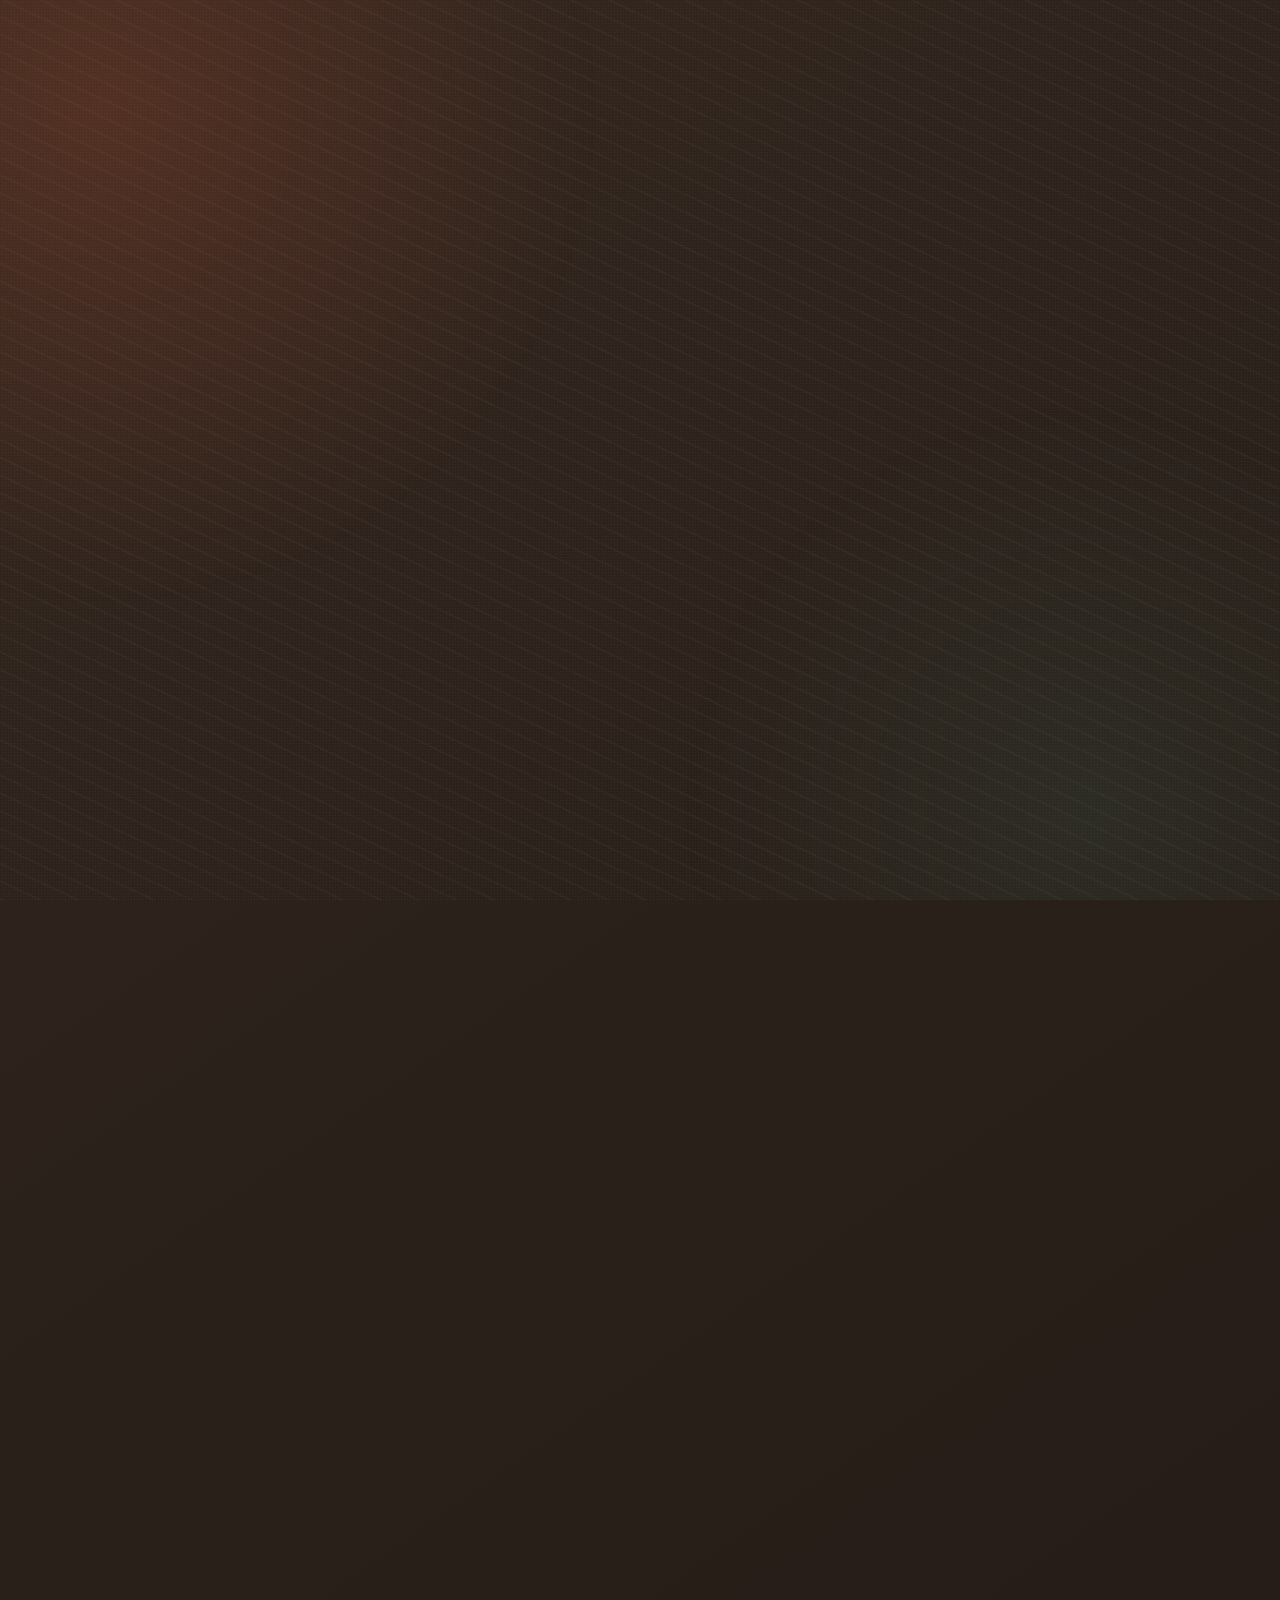
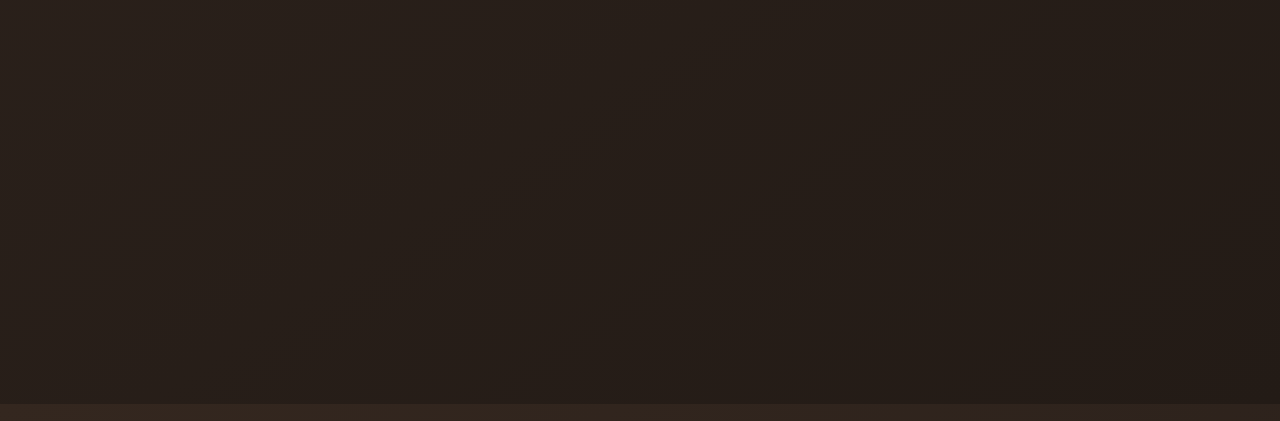
<file: index.html>
<!DOCTYPE html>
<html lang="en">
<head>
  <meta charset="UTF-8" />
  <meta name="viewport" content="width=device-width, initial-scale=1.0" />
  <title>The Calvinist Contradiction</title>
  <link rel="preconnect" href="https://fonts.googleapis.com" />
  <link rel="preconnect" href="https://fonts.gstatic.com" crossorigin />
  <link href="https://fonts.googleapis.com/css2?family=Cormorant+Garamond:wght@500;700&family=Manrope:wght@400;600;700&display=swap" rel="stylesheet" />
  <link rel="stylesheet" href="styles.css" />
</head>
<body>
  <div class="page-bg" aria-hidden="true"></div>

  <header class="site-header reveal">
    <p class="kicker">Scripture + Coherence</p>
    <h1>The Calvinist Contradiction</h1>
    <p class="subtitle" id="subtitle"></p>

    <div class="tone-control" role="group" aria-label="Tone display selector">
      <label for="tone-select">Display Tone</label>
      <select id="tone-select">
        <option value="pastoral" selected>Pastoral</option>
        <option value="debate">Debate</option>
        <option value="academic">Academic</option>
      </select>
      <p id="tone-description" class="tone-description"></p>
    </div>

    <a href="#arguments" class="cta">Explore the Case</a>
  </header>

  <main>
    <section class="panel reveal" id="view-tabs">
      <div class="search-row">
        <label for="search-input">Search Keyword or Phrase</label>
        <div class="search-input-wrap">
          <input id="search-input" type="search" placeholder="Example: predestinate, world, draw all men" />
          <button id="search-clear" type="button">Clear</button>
        </div>
      </div>
      <div class="tab-row" role="tablist" aria-label="Content views">
        <button class="view-tab active" id="tab-study" type="button" role="tab" aria-selected="true" aria-controls="study-view">Study View</button>
        <button class="view-tab" id="tab-compare" type="button" role="tab" aria-selected="false" aria-controls="compare-view">Side-by-Side</button>
      </div>
    </section>

    <div id="study-view">
      <section class="panel reveal" id="intro">
        <h2>What This App Does</h2>
        <p id="intro-copy"></p>
      </section>

      <section class="panel reveal" id="glossary">
        <div class="section-head">
          <h2>Term Glossary</h2>
          <p>Definitions and key KJV references for theological terms in this debate.</p>
        </div>
        <div class="search-row">
          <label for="glossary-input">Glossary Filter</label>
          <div class="search-input-wrap">
            <input id="glossary-input" type="search" placeholder="Example: monergism, propitiation, foreknowledge" />
            <button id="glossary-clear" type="button">Clear</button>
          </div>
        </div>
        <div id="glossary-list" class="argument-list" aria-live="polite"></div>
      </section>

      <section class="panel reveal" id="arguments">
        <div class="section-head">
          <h2>Five Core Challenges</h2>
          <p>Open each section to view analysis and KJV references.</p>
        </div>
        <div id="argument-list" class="argument-list" aria-live="polite"></div>
      </section>

      <section class="panel reveal" id="proof-texts">
        <div class="section-head">
          <h2>Common Calvinist Proof-Texts</h2>
          <p>Each entry gives a concise rebuttal and supporting KJV references.</p>
        </div>
        <div id="proof-list" class="argument-list" aria-live="polite"></div>
      </section>

      <section class="panel reveal" id="replies">
        <div class="section-head">
          <h2>Common Calvinist Replies</h2>
          <p>Frequent responses to objections, with brief counter-analysis.</p>
        </div>
        <div id="reply-list" class="argument-list" aria-live="polite"></div>
      </section>

      <section class="panel reveal" id="drilldown">
        <div class="section-head">
          <h2>Objection Drilldown</h2>
          <p>Layer-by-layer handling of common Calvinist back-and-forth arguments.</p>
        </div>
        <div id="drilldown-list" class="argument-list" aria-live="polite"></div>
      </section>

      <section class="panel reveal" id="context-viewer">
        <div class="section-head">
          <h2>Verse Context Viewer</h2>
          <p>Select a KJV reference to inspect context notes and related chapter references.</p>
        </div>
        <div class="search-row">
          <label for="context-select">Reference</label>
          <div class="context-select-wrap">
            <select id="context-select"></select>
          </div>
        </div>
        <div id="context-output"></div>
      </section>

      <section class="panel reveal" id="verse-lens">
        <div class="section-head">
          <h2>KJV Verse Lens</h2>
          <p>Filter references by theme, then click to reveal full passage text.</p>
        </div>
        <div class="filters" role="group" aria-label="Verse categories" id="filters"></div>
        <div id="verse-cards" class="verse-cards"></div>
      </section>

      <section class="panel reveal" id="logic-check">
        <h2>Logic Check Summary</h2>
        <ul class="logic-list" id="logic-list"></ul>
      </section>

      <section class="panel reveal" id="study-path">
        <h2>Suggested Study Path</h2>
        <ol>
          <li>Select a tone that fits your audience.</li>
          <li>Read each challenge with the cited references.</li>
          <li>Click each reference to inspect full KJV passage text.</li>
          <li>Compare Calvinist claims with the plain textual flow.</li>
        </ol>
      </section>
    </div>

    <div id="compare-view" hidden>
      <section class="panel" id="comparison-panel">
        <div class="section-head">
          <h2>Side-by-Side Comparison</h2>
          <p>Calvinist claim and response shown together with KJV references.</p>
        </div>
        <div class="filters" role="group" aria-label="Comparison categories" id="comparison-filters"></div>
        <div id="comparison-grid" class="comparison-grid"></div>
      </section>
    </div>
  </main>

  <footer class="site-footer reveal">
    <p>Built for Berean-style testing of doctrine (Acts 17:11, KJV).</p>
  </footer>

  <template id="argument-template">
    <article class="argument-item">
      <button class="argument-toggle" aria-expanded="false">
        <span class="argument-title"></span>
        <span class="symbol" aria-hidden="true">+</span>
      </button>
      <div class="argument-body" hidden>
        <p class="argument-claim"></p>
        <h3>KJV References</h3>
        <div class="reference-list"></div>
        <h3>Logical Tension</h3>
        <p class="argument-logic"></p>
      </div>
    </article>
  </template>

  <template id="proof-template">
    <article class="argument-item">
      <button class="argument-toggle" aria-expanded="false">
        <span class="argument-title"></span>
        <span class="symbol" aria-hidden="true">+</span>
      </button>
      <div class="argument-body" hidden>
        <h3 class="proof-claim-label">Calvinist Reading</h3>
        <p class="proof-claim"></p>
        <h3 class="proof-response-label">Response</h3>
        <p class="proof-response"></p>
        <h3>KJV References</h3>
        <div class="reference-list"></div>
      </div>
    </article>
  </template>

  <template id="verse-template">
    <article class="verse-card">
      <span class="verse-tag"></span>
      <div class="reference-list"></div>
    </article>
  </template>

  <template id="glossary-template">
    <article class="argument-item">
      <button class="argument-toggle" aria-expanded="false">
        <span class="argument-title"></span>
        <span class="symbol" aria-hidden="true">+</span>
      </button>
      <div class="argument-body" hidden>
        <p class="glossary-definition"></p>
        <h3>KJV References</h3>
        <div class="reference-list"></div>
      </div>
    </article>
  </template>

  <template id="drilldown-template">
    <article class="argument-item">
      <button class="argument-toggle" aria-expanded="false">
        <span class="argument-title"></span>
        <span class="symbol" aria-hidden="true">+</span>
      </button>
      <div class="argument-body" hidden>
        <div class="drilldown-steps"></div>
      </div>
    </article>
  </template>

  <template id="comparison-template">
    <article class="compare-card">
      <div class="compare-header">
        <span class="compare-type"></span>
        <h3 class="compare-title"></h3>
      </div>
      <div class="compare-columns">
        <div class="compare-column">
          <h4>Calvinist Claim</h4>
          <p class="compare-claim"></p>
        </div>
        <div class="compare-column">
          <h4>Response</h4>
          <p class="compare-response"></p>
        </div>
      </div>
      <h4>KJV References</h4>
      <div class="reference-list"></div>
    </article>
  </template>

  <script src="app.js"></script>
</body>
</html>
</file>
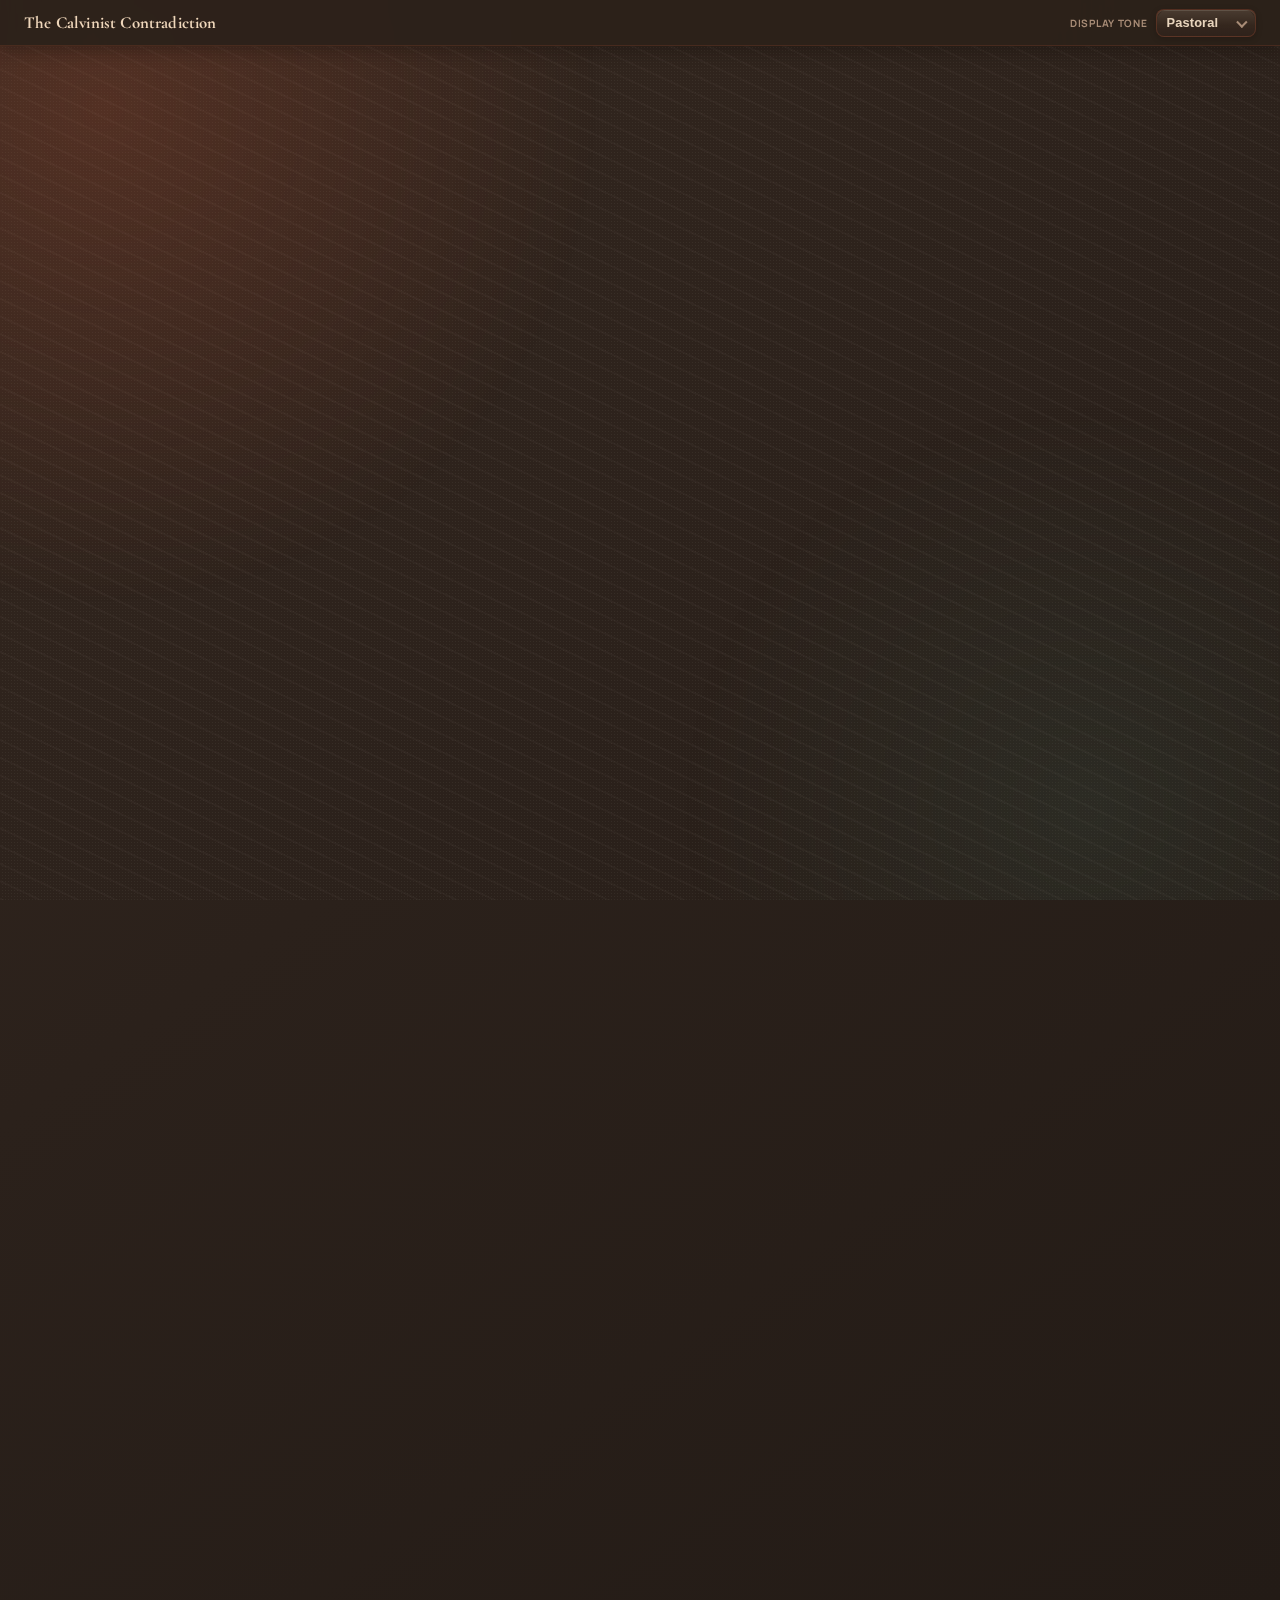
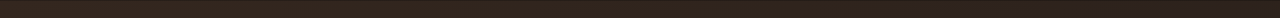
<file: calvinist-contradiction/index.html>
<!DOCTYPE html>
<html lang="en">
<head>
  <meta charset="UTF-8" />
  <meta name="viewport" content="width=device-width, initial-scale=1.0" />
  <title>The Calvinist Contradiction</title>
  <meta name="description" content="An interactive theological study tool examining logical tensions in Calvinist doctrine against KJV scripture." />
  <meta name="theme-color" content="#2f241d" />
  <meta property="og:title" content="The Calvinist Contradiction" />
  <meta property="og:description" content="An interactive theological study tool examining logical tensions in Calvinist doctrine against KJV scripture." />
  <meta property="og:type" content="website" />
  <link rel="icon" href="data:image/svg+xml,<svg xmlns='http://www.w3.org/2000/svg' viewBox='0 0 100 100'><text y='.9em' font-size='90'>✝</text></svg>" />
  <link rel="preconnect" href="https://fonts.googleapis.com" />
  <link rel="preconnect" href="https://fonts.gstatic.com" crossorigin />
  <link href="https://fonts.googleapis.com/css2?family=Cormorant+Garamond:wght@500;700&family=Manrope:wght@400;600;700&display=swap" rel="stylesheet" />
  <link rel="stylesheet" href="../styles.css" />
</head>
<body data-page="main">
  <div id="scroll-progress" aria-hidden="true">
    <span id="scroll-progress-bar"></span>
  </div>
  <div class="page-bg" aria-hidden="true"></div>

  <div class="site-toolbar">
    <span class="toolbar-brand">The Calvinist Contradiction</span>
    <div class="tone-control" role="group" aria-label="Tone display selector">
      <label for="tone-select">Display Tone</label>
      <div class="premium-select">
        <select id="tone-select">
          <option value="pastoral" selected>Pastoral</option>
          <option value="debate">Debate</option>
          <option value="academic">Academic</option>
        </select>
      </div>
      <p id="tone-description" class="tone-description"></p>
    </div>
  </div>

  <header class="site-header reveal">
    <p class="kicker">Scripture + Coherence</p>
    <h1>The Calvinist Contradiction</h1>
    <p class="subtitle" id="subtitle"></p>

    <div class="cta-row">
      <a href="#start-here" class="cta">Explore the Case</a>
      <a href="replacement.html" class="cta cta-alt">Replacement Theology Page</a>
    </div>
  </header>

  <main>
    <section class="panel reveal" id="view-tabs">
      <div class="search-row">
        <label for="search-input">Search</label>
        <div class="search-input-wrap">
          <div class="search-input-inner">
            <input id="search-input" type="search" placeholder="predestinate, world, draw all men&hellip;" />
            <button class="search-clear-inline" id="search-clear" type="button" aria-label="Clear search">&times;</button>
          </div>
        </div>
      </div>
      <div class="tab-row" role="tablist" aria-label="Content views">
        <button class="view-tab active" id="tab-study" type="button" role="tab" aria-selected="true" aria-controls="study-view">Study View</button>
        <button class="view-tab" id="tab-compare" type="button" role="tab" aria-selected="false" aria-controls="compare-view">Side-by-Side</button>
      </div>
    </section>

    <div id="study-view" class="view-panel is-visible">
      <section class="panel reveal" id="quick-jump">
        <div class="section-head">
          <h2>Quick Jump</h2>
          <p>Jump to major sections quickly. Counts update from loaded content.</p>
        </div>
        <nav class="quick-jump-grid" aria-label="Quick jump sections">
          <a class="quick-jump-link" href="#module-core-challenges" data-jump-target="module-core-challenges">
            Core Challenges
            <span class="count-pill" id="count-core">0</span>
          </a>
          <a class="quick-jump-link" href="#module-proof-texts" data-jump-target="module-proof-texts">
            Proof-Texts
            <span class="count-pill" id="count-proof">0</span>
          </a>
          <a class="quick-jump-link" href="#module-common-replies" data-jump-target="module-common-replies">
            Common Replies
            <span class="count-pill" id="count-replies">0</span>
          </a>
          <a class="quick-jump-link" href="#module-calvinism-drilldown" data-jump-target="module-calvinism-drilldown">
            Objection Drilldown
            <span class="count-pill" id="count-drilldown">0</span>
          </a>
          <a class="quick-jump-link" href="#module-determinism-slope" data-jump-target="module-determinism-slope">
            Determinism Slope
            <span class="count-pill" id="count-slope">0</span>
          </a>
          <a class="quick-jump-link" href="#module-epistemic-challenge" data-jump-target="module-epistemic-challenge">
            Epistemic Challenges
            <span class="count-pill" id="count-epistemic">0</span>
          </a>
          <a class="quick-jump-link" href="#module-glossary" data-jump-target="module-glossary">
            Glossary
            <span class="count-pill" id="count-glossary">0</span>
          </a>
          <a class="quick-jump-link" href="#module-propaganda" data-jump-target="module-propaganda">
            Propaganda Checks
            <span class="count-pill" id="count-propaganda">0</span>
          </a>
          <a class="quick-jump-link" href="#module-study-tools" data-jump-target="module-study-tools">
            Study Tools
          </a>
        </nav>
      </section>

      <section class="panel reveal" id="start-here">
        <div class="section-head">
          <h2>Start Here</h2>
          <p>Core framing, foundational tensions, and a guided path.</p>
        </div>

        <div class="module-block" id="intro">
          <div class="module-head">
            <h3>What This App Does</h3>
          </div>
          <p id="intro-copy"></p>
        </div>

        <div class="module-block" id="module-core-challenges">
          <div class="module-head" id="arguments">
            <h3>Core Challenges</h3>
            <p>Open each section to view analysis and KJV references.</p>
          </div>
          <div id="argument-list" class="argument-list" aria-live="polite"></div>
        </div>

        <div class="module-block" id="logic-check">
          <div class="module-head">
            <h3>Logic Check Summary</h3>
          </div>
          <ul class="logic-list" id="logic-list"></ul>
        </div>

        <div class="module-block" id="study-path">
          <div class="module-head">
            <h3>Suggested Study Path</h3>
          </div>
          <ol>
            <li>Select a tone that fits your audience.</li>
            <li>Read each challenge with the cited references.</li>
            <li>Click each reference to inspect full KJV passage text.</li>
            <li>Compare theological claims with the plain textual flow.</li>
          </ol>
        </div>
      </section>

      <section class="panel reveal" id="text-disputes">
        <div class="section-head">
          <h2>Text Disputes</h2>
          <p>Direct handling of proof-texts, standard replies, and layered objection exchanges.</p>
        </div>

        <div class="module-block" id="module-proof-texts">
          <div class="module-head" id="proof-texts">
            <h3>Common Calvinist Proof-Texts</h3>
            <p>Each entry gives a concise rebuttal and supporting KJV references.</p>
          </div>
          <div id="proof-list" class="argument-list" aria-live="polite"></div>
        </div>

        <div class="module-block" id="module-common-replies">
          <div class="module-head" id="replies">
            <h3>Common Calvinist Replies</h3>
            <p>Frequent responses to objections, with brief counter-analysis.</p>
          </div>
          <div class="filters section-filters" role="group" aria-label="Common replies themes" id="reply-theme-filters"></div>
          <div id="reply-list" class="argument-list" aria-live="polite"></div>
        </div>

        <div class="module-block" id="module-calvinism-drilldown">
          <div class="module-head" id="drilldown">
            <h3>Calvinism Objection Drilldown</h3>
            <p>Layer-by-layer handling of common Calvinist back-and-forth arguments.</p>
          </div>
          <div id="drilldown-list" class="argument-list" aria-live="polite"></div>
        </div>
      </section>

      <section class="panel reveal" id="determinism-epistemics">
        <div class="section-head">
          <h2>Determinism and Epistemics</h2>
          <p>Stress-tests of determinist inferences and their impact on accountability and theological confidence.</p>
        </div>

        <div class="module-block" id="module-determinism-slope">
          <div class="module-head" id="tulip-slope">
            <h3>From TULIP to Determinism: Logical Slope Test</h3>
            <p>A step-by-step chain showing how strict TULIP assumptions can trend toward determinism, with KJV anchors at each step.</p>
          </div>
          <div id="tulip-slope-list" class="argument-list" aria-live="polite"></div>
        </div>

        <div class="module-block" id="module-epistemic-challenge">
          <div class="module-head" id="epistemic-challenge">
            <h3>Epistemic Challenge to Exhaustive Determinism</h3>
            <p>A focused test of whether exhaustive determinism preserves trustworthy theological reasoning and responsibility.</p>
          </div>
          <div id="epistemic-list" class="argument-list" aria-live="polite"></div>
        </div>
      </section>

      <section class="panel reveal" id="propaganda-checks">
        <div class="section-head">
          <h2>Conspiracy Theories &amp; Myth Checks</h2>
          <p>Historical and factual rebuttal of antisemitic propaganda and myths about Israel and Jewish people, cross-referenced with KJV scripture.</p>
        </div>

        <div class="module-block" id="module-propaganda">
          <div class="module-head">
            <h3>Propaganda &amp; Myth Debunking</h3>
            <p>Each myth is examined with specific historical evidence. Use the search bar to find any myth by keyword.</p>
          </div>
          <div id="propaganda-list" class="argument-list" aria-live="polite"></div>
        </div>
      </section>

      <section class="panel reveal" id="study-tools">
        <div class="section-head" id="module-study-tools">
          <h2>Study Tools</h2>
          <p>Definitions, chapter context, and searchable KJV reference lenses.</p>
        </div>

        <div class="module-block" id="module-glossary">
          <div class="module-head" id="glossary">
            <h3>Term Glossary</h3>
            <p>Definitions and key KJV references for theological terms in this debate.</p>
          </div>
          <div class="search-row">
            <label for="glossary-input">Glossary Filter</label>
            <div class="search-input-wrap">
              <div class="search-input-inner">
                <input id="glossary-input" type="search" placeholder="monergism, propitiation, foreknowledge&hellip;" />
                <button class="search-clear-inline" id="glossary-clear" type="button" aria-label="Clear glossary filter">&times;</button>
              </div>
            </div>
          </div>
          <div class="filters section-filters" role="group" aria-label="Glossary themes" id="glossary-theme-filters"></div>
          <div id="glossary-list" class="argument-list" aria-live="polite"></div>
        </div>

        <div class="module-block" id="context-viewer">
          <div class="module-head">
            <h3>Verse Context Viewer</h3>
            <p>Select a KJV reference to inspect context notes and related chapter references.</p>
          </div>
          <div class="search-row">
            <label for="context-select">Reference</label>
            <div class="context-select-wrap premium-select">
              <select id="context-select"></select>
            </div>
          </div>
          <div id="context-output"></div>
        </div>

        <div class="module-block" id="verse-lens">
          <div class="module-head">
            <h3>KJV Verse Lens</h3>
            <p>Filter references by theme, then click to reveal full passage text.</p>
          </div>
          <div class="filters" role="group" aria-label="Verse categories" id="filters"></div>
          <div id="verse-cards" class="verse-cards"></div>
        </div>
      </section>
    </div>

    <div id="compare-view" class="view-panel" hidden>
      <section class="panel" id="comparison-panel">
        <div class="section-head">
          <h2>Side-by-Side Comparison</h2>
          <p>Claim and response shown together with KJV references.</p>
        </div>
        <div class="filters" role="group" aria-label="Comparison categories" id="comparison-filters"></div>
        <div id="comparison-grid" class="comparison-grid"></div>
      </section>
    </div>
  </main>

  <footer class="site-footer reveal">
    <div class="footer-divider"></div>
    <p class="footer-title">The Calvinist Contradiction</p>
    <p class="footer-sub">Built for Berean-style testing of doctrine &mdash; Acts 17:11, KJV</p>
    <nav class="footer-nav" aria-label="Footer navigation">
      <a href="#start-here">Study View</a>
      <a href="replacement.html">Replacement Theology</a>
    </nav>
  </footer>

  <template id="argument-template">
    <article class="argument-item">
      <button class="argument-toggle" aria-expanded="false">
        <span class="argument-title"></span>
        <span class="symbol" aria-hidden="true">+</span>
      </button>
      <div class="argument-body" hidden>
        <p class="argument-claim"></p>
        <h3>KJV References</h3>
        <div class="reference-list"></div>
        <h3>Logical Tension</h3>
        <p class="argument-logic"></p>
      </div>
    </article>
  </template>

  <template id="proof-template">
    <article class="argument-item">
      <button class="argument-toggle" aria-expanded="false">
        <span class="argument-toggle-inner">
          <span class="myth-badge" hidden>MYTH</span>
          <span class="argument-title"></span>
        </span>
        <span class="symbol" aria-hidden="true">+</span>
      </button>
      <div class="argument-body" hidden>
        <div class="proof-claim-block">
          <h3 class="proof-claim-label">Claim</h3>
          <p class="proof-claim"></p>
        </div>
        <div class="proof-response-block">
          <h3 class="proof-response-label">Response</h3>
          <p class="proof-response"></p>
          <h3 class="proof-kvj-label">KJV References</h3>
          <div class="reference-list"></div>
        </div>
        <div class="proof-analysis-block">
          <h3 class="proof-truth-label">Truth</h3>
          <p class="proof-truth"></p>
          <div class="proof-truth-links-wrap" hidden>
            <h3 class="proof-truth-links-label">Further Debunking</h3>
            <ul class="proof-truth-links"></ul>
          </div>
          <div class="proof-evidence-wrap" hidden>
            <h3 class="proof-evidence-label">Evidence Anchors</h3>
            <ul class="proof-evidence-list"></ul>
          </div>
          <h3 class="proof-skeptic-label" hidden>Best Skeptic Objection</h3>
          <p class="proof-skeptic" hidden></p>
          <h3 class="proof-why-fails-label" hidden>Why It Fails</h3>
          <p class="proof-why-fails" hidden></p>
          <h3 class="proof-falsify-label" hidden>What Would Falsify This Rebuttal?</h3>
          <p class="proof-falsify" hidden></p>
          <div class="proof-sources-wrap" hidden>
            <h3 class="proof-sources-label">Pinned Sources</h3>
            <ul class="proof-sources-list"></ul>
          </div>
        </div>
      </div>
    </article>
  </template>

  <template id="verse-template">
    <article class="verse-card">
      <span class="verse-tag"></span>
      <div class="reference-list"></div>
    </article>
  </template>

  <template id="glossary-template">
    <article class="argument-item">
      <button class="argument-toggle" aria-expanded="false">
        <span class="argument-title"></span>
        <span class="symbol" aria-hidden="true">+</span>
      </button>
      <div class="argument-body" hidden>
        <p class="glossary-definition"></p>
        <h3>KJV References</h3>
        <div class="reference-list"></div>
      </div>
    </article>
  </template>

  <template id="drilldown-template">
    <article class="argument-item">
      <button class="argument-toggle" aria-expanded="false">
        <span class="argument-title"></span>
        <span class="symbol" aria-hidden="true">+</span>
      </button>
      <div class="argument-body" hidden>
        <div class="drilldown-steps"></div>
      </div>
    </article>
  </template>

  <template id="comparison-template">
    <article class="compare-card">
      <div class="compare-header">
        <span class="compare-type"></span>
        <h3 class="compare-title"></h3>
      </div>
      <div class="compare-columns">
        <div class="compare-column">
          <h4 class="compare-claim-heading">Claim</h4>
          <p class="compare-claim"></p>
        </div>
        <div class="compare-column">
          <h4>Response</h4>
          <p class="compare-response"></p>
        </div>
      </div>
      <h4>KJV References</h4>
      <div class="reference-list"></div>
    </article>
  </template>

  <script src="../app.js"></script>
</body>
</html>
</file>
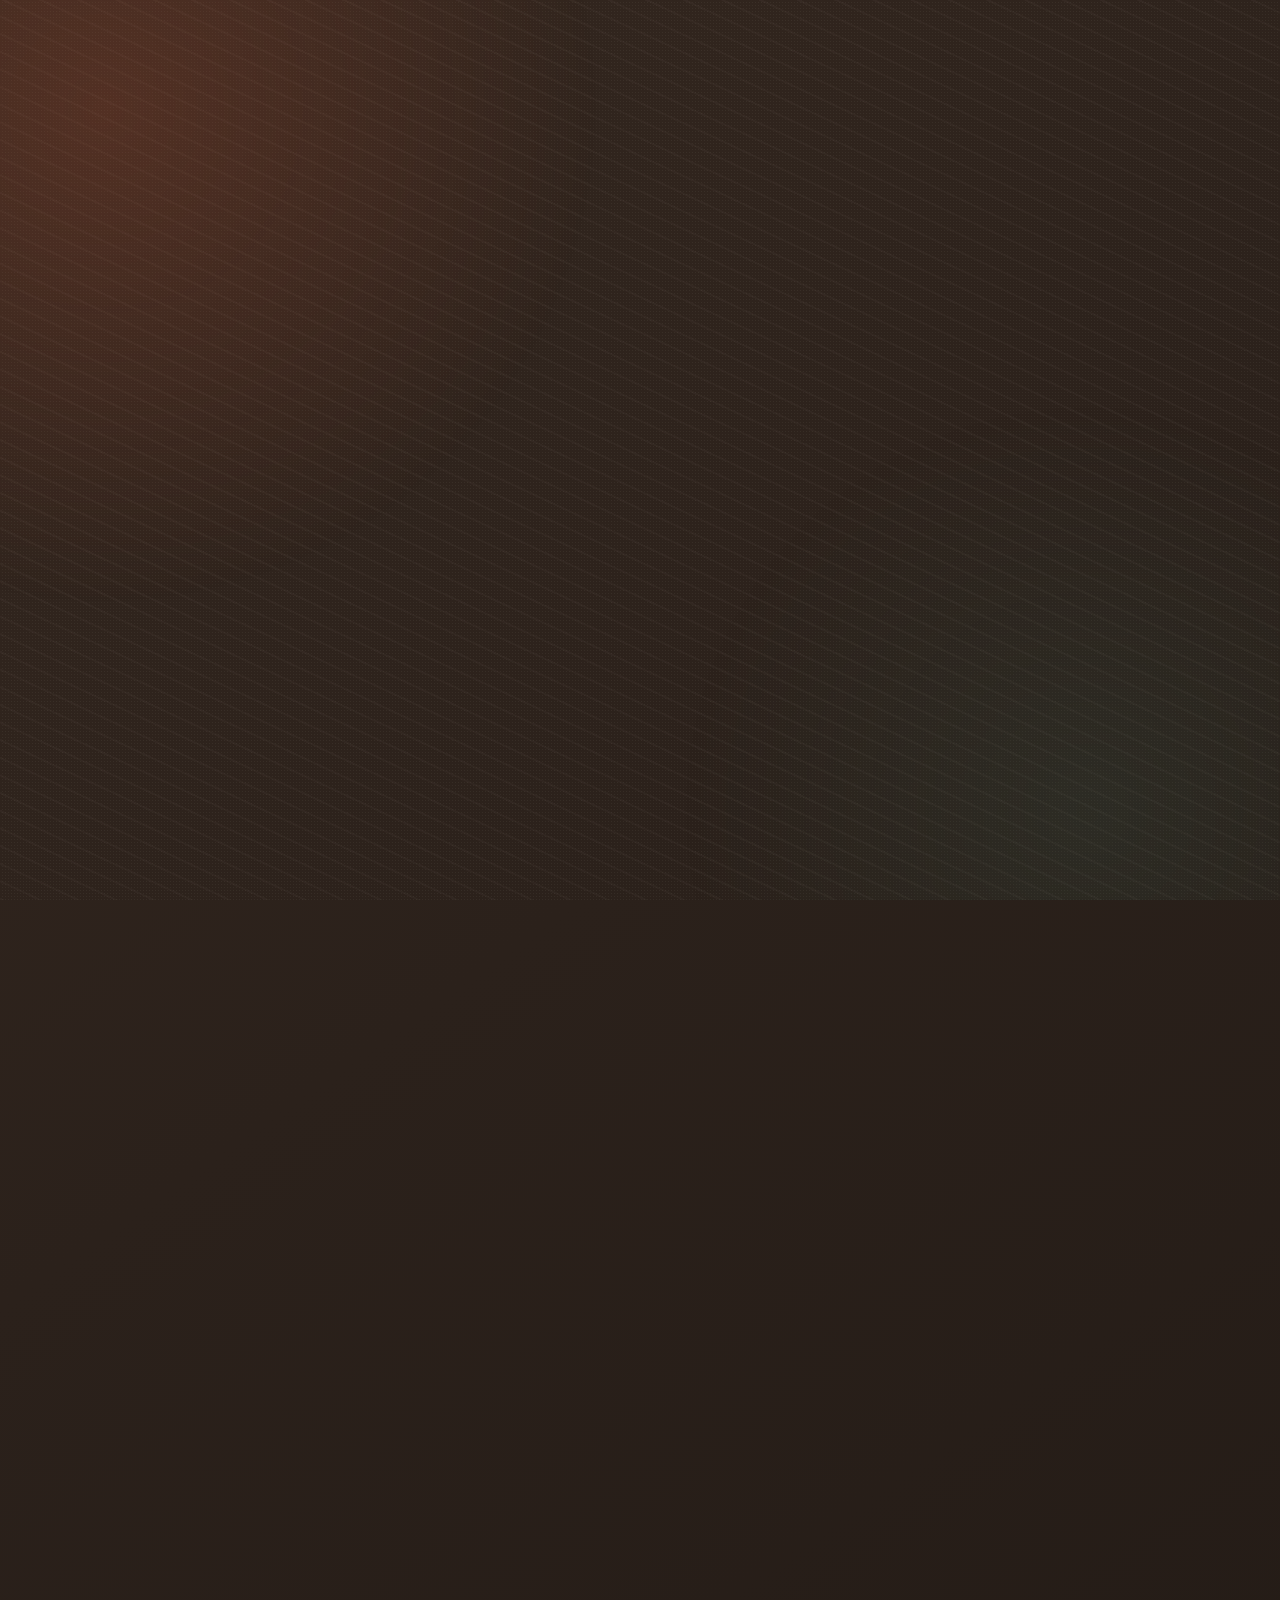
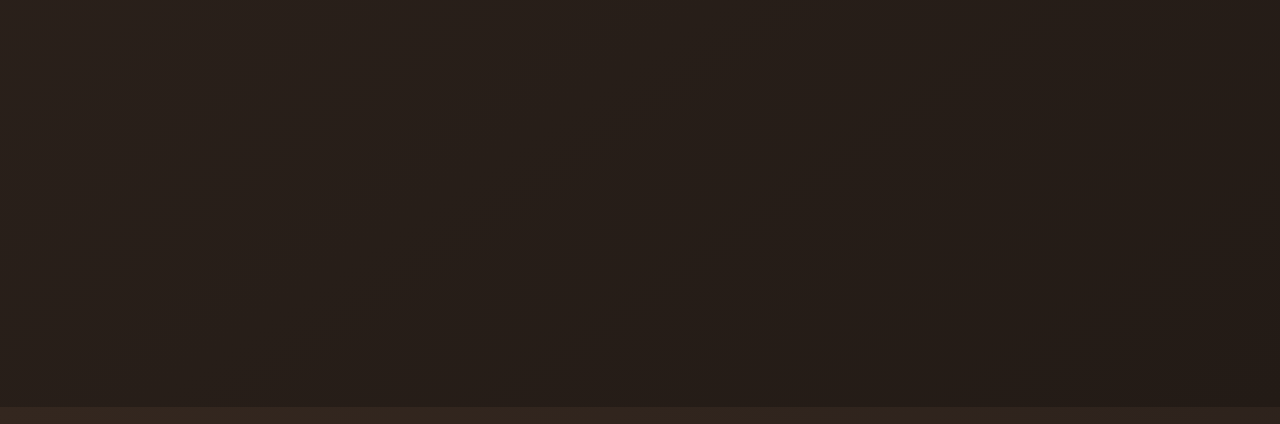
<file: replacement.html>
<!doctype html>
<html lang="en">
<head>
  <meta charset="UTF-8" />
  <meta name="viewport" content="width=device-width, initial-scale=1.0" />
  <title>Redirecting...</title>
  <meta http-equiv="refresh" content="0; url=/calvinist-contradiction/replacement.html" />
  <link rel="canonical" href="/calvinist-contradiction/replacement.html" />
  <script>
    window.location.replace('/calvinist-contradiction/replacement.html');
  </script>
</head>
<body>
  <p>Redirecting to <a href="/calvinist-contradiction/replacement.html">/calvinist-contradiction/replacement.html</a>...</p>
</body>
</html>
</file>
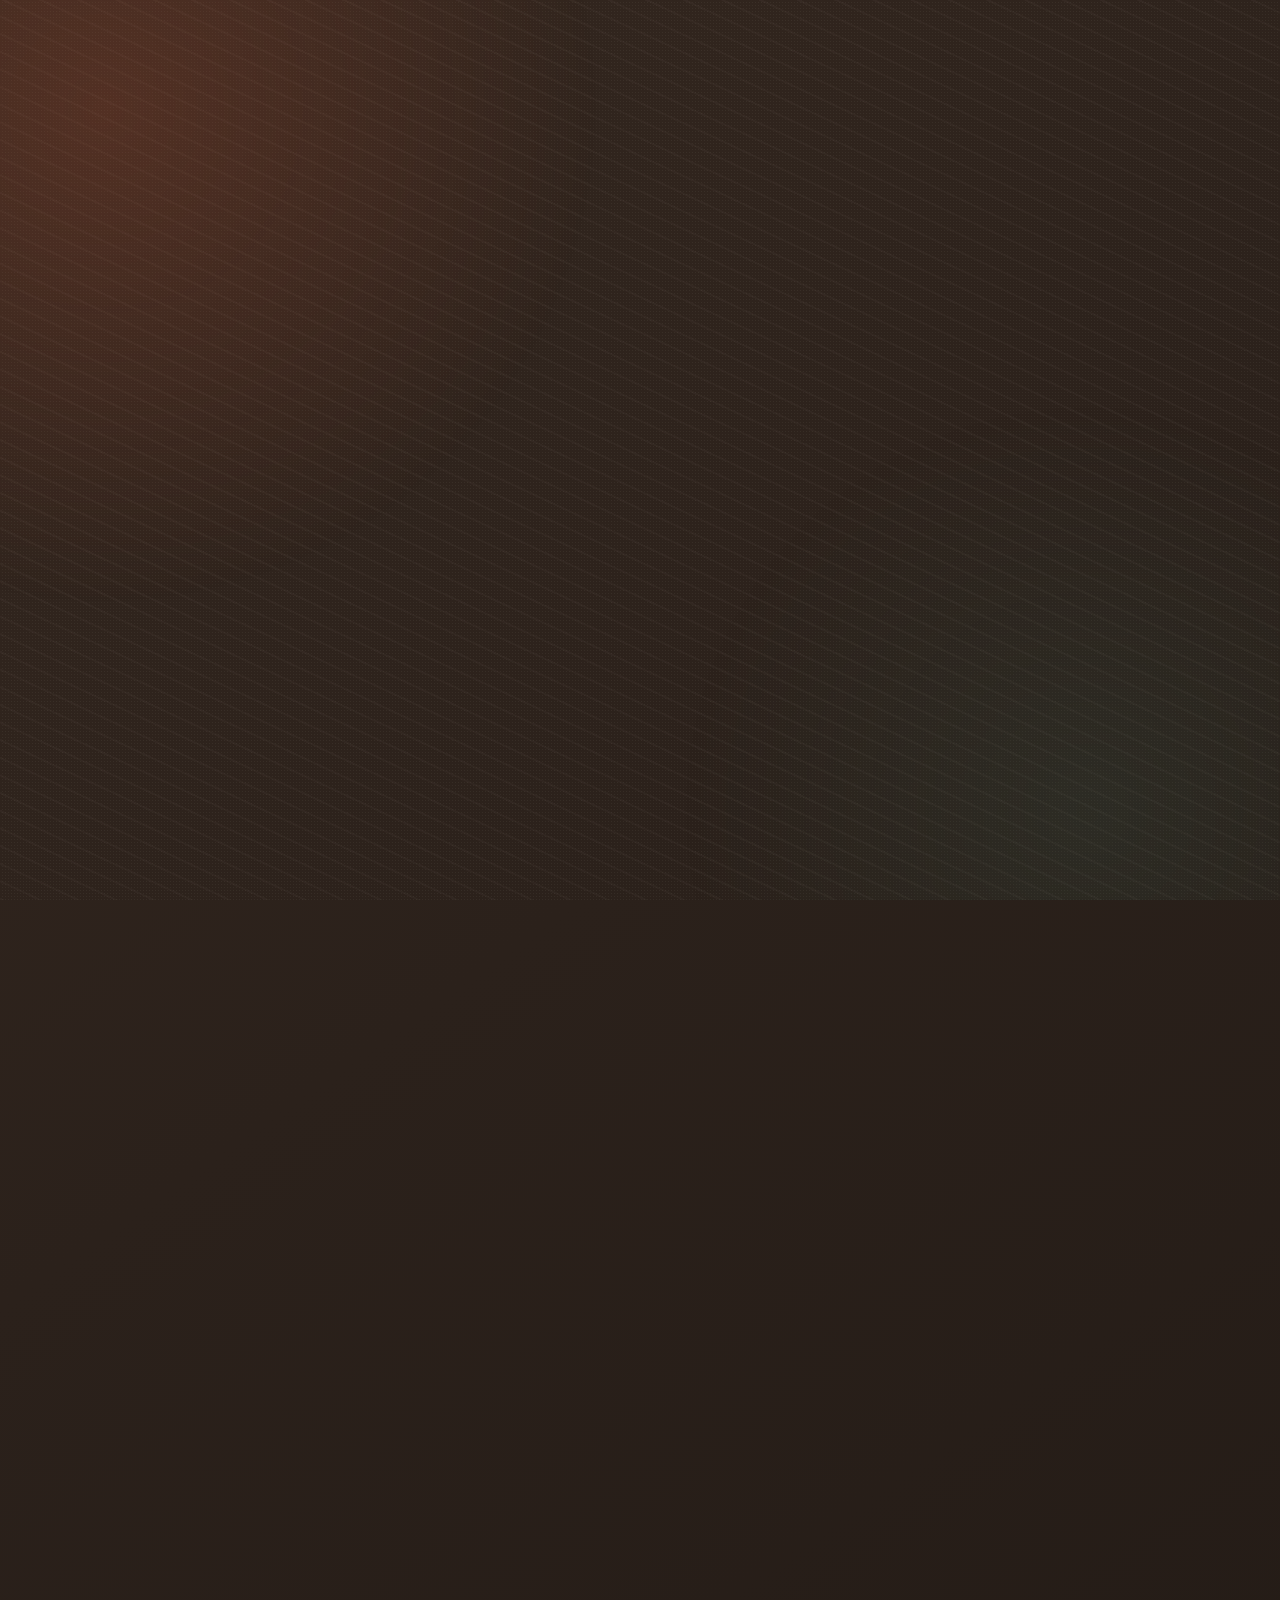
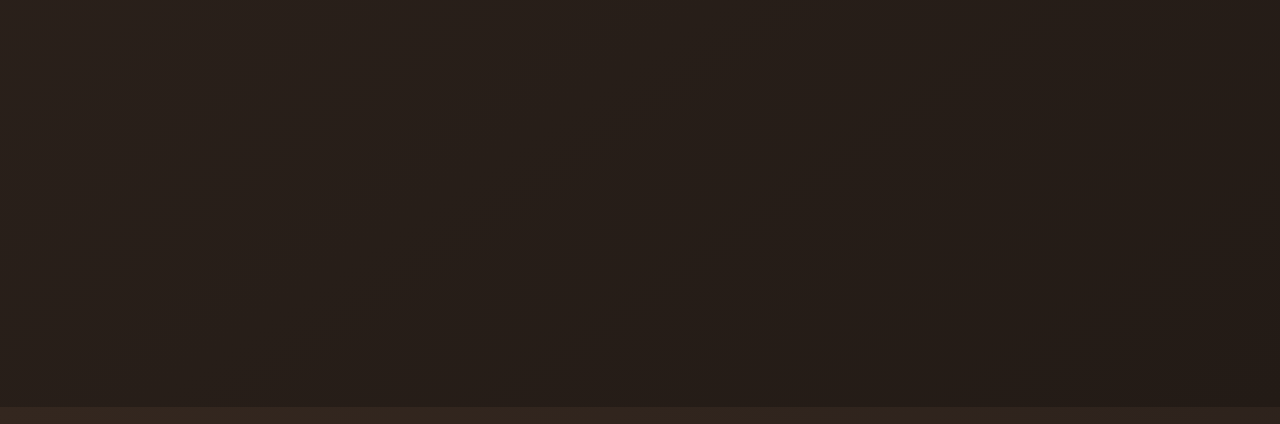
<file: calvinist-contradiction/replacement.html>
<!DOCTYPE html>
<html lang="en">
<head>
  <meta charset="UTF-8" />
  <meta name="viewport" content="width=device-width, initial-scale=1.0" />
  <title>Refuting Replacement Theology</title>
  <link rel="preconnect" href="https://fonts.googleapis.com" />
  <link rel="preconnect" href="https://fonts.gstatic.com" crossorigin />
  <link href="https://fonts.googleapis.com/css2?family=Cormorant+Garamond:wght@500;700&family=Manrope:wght@400;600;700&display=swap" rel="stylesheet" />
  <link rel="stylesheet" href="../styles.css" />
</head>
<body data-page="replacement">
  <div id="scroll-progress" aria-hidden="true">
    <span id="scroll-progress-bar"></span>
  </div>
  <div class="page-bg" aria-hidden="true"></div>

  <header class="site-header reveal">
    <p class="kicker">Scripture + Coherence</p>
    <h1>Refuting Replacement Theology</h1>
    <p class="subtitle" id="subtitle"></p>

    <div class="tone-control" role="group" aria-label="Tone display selector">
      <label for="tone-select">Display Tone</label>
      <div class="premium-select">
        <select id="tone-select">
          <option value="pastoral" selected>Pastoral</option>
          <option value="debate">Debate</option>
          <option value="academic">Academic</option>
        </select>
      </div>
      <p id="tone-description" class="tone-description"></p>
    </div>

    <div class="cta-row">
      <a href="#israel-myths" class="cta">Explore This Page</a>
      <a href="index.html" class="cta cta-alt">Back To Main Case</a>
    </div>
  </header>

  <main>
    <section class="panel reveal" id="view-tabs">
      <div class="search-row">
        <label for="search-input">Search Keyword or Phrase</label>
        <div class="search-input-wrap">
          <div class="search-input-inner">
            <input id="search-input" type="search" placeholder="Example: Israel, covenant, Zion, kingdom" />
            <button id="search-clear" class="search-clear-inline" type="button" aria-label="Clear search">&#x2715;</button>
          </div>
        </div>
      </div>
      <div class="tab-row" role="tablist" aria-label="Content views">
        <button class="view-tab active" id="tab-study" type="button" role="tab" aria-selected="true" aria-controls="study-view">Study View</button>
        <button class="view-tab" id="tab-compare" type="button" role="tab" aria-selected="false" aria-controls="compare-view">Side-by-Side</button>
      </div>
    </section>

    <div id="study-view" class="view-panel is-visible">
      <section class="panel reveal" id="intro">
        <h2>What This Page Does</h2>
        <p id="intro-copy"></p>
      </section>

      <section class="panel reveal" id="israel-myths">
        <div class="section-head">
          <h2>Conspiracy Theories and Propaganda About Jews and Israel</h2>
          <p>Common viral claims are tested by historical context, primary-source reasoning, and KJV ethics so hatred, rumor, and false witness are not baptized as doctrine.</p>
        </div>
        <div id="propaganda-list" class="argument-list" aria-live="polite"></div>
      </section>

      <section class="panel reveal" id="replacement-theology">
        <div class="section-head">
          <h2>Refuting Replacement Theology</h2>
          <p>Major replacement-theology arguments (steelman format) with concise biblical responses and KJV passages.</p>
        </div>
        <div class="section-filters" id="replacement-theme-filters"></div>
        <div id="replacement-list" class="argument-list" aria-live="polite"></div>
      </section>

      <section class="panel reveal" id="replacement-drilldown">
        <div class="section-head">
          <h2>Replacement Theology Objection Drilldown</h2>
          <p>Layer-by-layer handling of common supersessionist and covenant-theology responses.</p>
        </div>
        <div id="replacement-drilldown-list" class="argument-list" aria-live="polite"></div>
      </section>

      <section class="panel reveal" id="context-viewer">
        <div class="section-head">
          <h2>Verse Context Viewer</h2>
          <p>Select a KJV reference to inspect context notes and related chapter references.</p>
        </div>
        <div class="search-row">
          <label for="context-select">Reference</label>
          <div class="context-select-wrap premium-select">
            <select id="context-select"></select>
          </div>
        </div>
        <div id="context-output"></div>
      </section>

      <section class="panel reveal" id="verse-lens">
        <div class="section-head">
          <h2>KJV Verse Lens</h2>
          <p>Filter references by replacement-theology themes, then click to reveal passage text.</p>
        </div>
        <div class="filters" role="group" aria-label="Verse categories" id="filters"></div>
        <div id="verse-cards" class="verse-cards"></div>
      </section>

      <section class="panel reveal" id="logic-check">
        <h2>Logic Check Summary</h2>
        <ul class="logic-list" id="logic-list"></ul>
      </section>

      <section class="panel reveal" id="study-path">
        <h2>Suggested Study Path</h2>
        <ol>
          <li>Select a tone that fits your audience.</li>
          <li>Work through the major replacement-theology claims and responses.</li>
          <li>Use drilldown cards to practice common back-and-forth objections.</li>
          <li>Click references and inspect chapter context before conclusions.</li>
        </ol>
      </section>
    </div>

    <div id="compare-view" class="view-panel" hidden>
      <section class="panel" id="comparison-panel">
        <div class="section-head">
          <h2>Side-by-Side Comparison</h2>
          <p>Replacement-theology claim and response shown together with KJV references.</p>
        </div>
        <div class="filters" role="group" aria-label="Comparison categories" id="comparison-filters"></div>
        <div id="comparison-grid" class="comparison-grid"></div>
      </section>
    </div>
  </main>

  <footer class="site-footer reveal">
    <p>Built for Berean-style testing of doctrine (Acts 17:11, KJV).</p>
  </footer>

  <template id="proof-template">
    <article class="argument-item">
      <button class="argument-toggle" aria-expanded="false">
        <span class="argument-toggle-inner">
          <span class="myth-badge" hidden>MYTH</span>
          <span class="argument-title"></span>
        </span>
        <span class="symbol" aria-hidden="true">+</span>
      </button>
      <div class="argument-body" hidden>
        <div class="proof-claim-block">
          <h3 class="proof-claim-label">Claim</h3>
          <p class="proof-claim"></p>
        </div>
        <div class="proof-response-block">
          <h3 class="proof-response-label">Response</h3>
          <p class="proof-response"></p>
          <h3 class="proof-kvj-label">KJV References</h3>
          <div class="reference-list"></div>
        </div>
        <div class="proof-analysis-block">
          <h3 class="proof-truth-label">Truth</h3>
          <p class="proof-truth"></p>
          <div class="proof-truth-links-wrap" hidden>
            <h3 class="proof-truth-links-label">Further Debunking</h3>
            <ul class="proof-truth-links"></ul>
          </div>
          <div class="proof-evidence-wrap" hidden>
            <h3 class="proof-evidence-label">Evidence Anchors</h3>
            <ul class="proof-evidence-list"></ul>
          </div>
          <h3 class="proof-skeptic-label" hidden>Best Skeptic Objection</h3>
          <p class="proof-skeptic" hidden></p>
          <h3 class="proof-why-fails-label" hidden>Why It Fails</h3>
          <p class="proof-why-fails" hidden></p>
          <h3 class="proof-falsify-label" hidden>What Would Falsify This Rebuttal?</h3>
          <p class="proof-falsify" hidden></p>
          <div class="proof-sources-wrap" hidden>
            <h3 class="proof-sources-label">Pinned Sources</h3>
            <ul class="proof-sources-list"></ul>
          </div>
        </div>
      </div>
    </article>
  </template>

  <template id="verse-template">
    <article class="verse-card">
      <span class="verse-tag"></span>
      <div class="reference-list"></div>
    </article>
  </template>

  <template id="drilldown-template">
    <article class="argument-item">
      <button class="argument-toggle" aria-expanded="false">
        <span class="argument-title"></span>
        <span class="symbol" aria-hidden="true">+</span>
      </button>
      <div class="argument-body" hidden>
        <div class="drilldown-steps"></div>
      </div>
    </article>
  </template>

  <template id="comparison-template">
    <article class="compare-card">
      <div class="compare-header">
        <span class="compare-type"></span>
        <h3 class="compare-title"></h3>
      </div>
      <div class="compare-columns">
        <div class="compare-column">
          <h4 class="compare-claim-heading">Claim</h4>
          <p class="compare-claim"></p>
        </div>
        <div class="compare-column">
          <h4>Response</h4>
          <p class="compare-response"></p>
        </div>
      </div>
      <h4>KJV References</h4>
      <div class="reference-list"></div>
    </article>
  </template>

  <script src="data-main.js"></script>
  <script src="data-replacement.js"></script>
  <script src="../app.js"></script>
</body>
</html>
</file>
<file: styles.css>
:root {
  /* Core palette */
  --bg: #2f241d;
  --paper: #d9c8b3;
  --paper-alt: #e6d6c3;
  --ink: #211a15;
  --muted: #55473c;
  --accent: #a84d33;
  --accent-2: #355f4e;
  --accent-soft: #c9b199;
  --line: #a78a70;

  /* Semantic text tokens */
  --text-heading-dark: #efd7bb;   /* h1, toolbar brand — light on dark bg */
  --text-heading: #402313;        /* h2 on paper */
  --text-heading-deep: #482918;   /* h3 module titles */
  --text-body-deep: #4c2b1d;      /* h3/h4 inside cards */
  --text-kicker: #d99070;         /* kicker / label orange */
  --text-secondary: #ceb192;      /* subtitle, soft body */
  --text-label: #a88c76;          /* form labels, toolbar muted */
  --text-muted-dark: #d9bea2;     /* labels on paper surface */
  --text-on-dark: #e8d4bc;        /* text inside dark controls */
  --text-passage: #332a26;        /* scripture passage text */
  --text-chapter: #4a3e36;        /* chapter content text */

  /* Card/surface tokens — clearly stepped nesting levels */
  --surface-1: #d9c8b3;           /* panel (same as --paper) */
  --surface-2: #d0bba2;           /* module-block (visibly darker than panel) */
  --surface-3: #c8b298;           /* argument-item, compare-card, verse-card */
  --surface-3-hover: #cbb89f;     /* surface-3 hover */
  --surface-detail: #c4ae96;      /* drill-step, context-note, passage-detail */
  --surface-detail-hover: #c9b49c; /* detail hover */
  --border-surface-2: #b8a48e;    /* module-block border */
  --border-surface-3: #b09076;    /* argument-item / card border */
  --border-detail: #ac8e74;       /* detail card border */

  /* Accent surfaces (tags, badges) */
  --tag-bg: #f0dfc8;
  --tag-color: #66321f;

  /* Shadow system */
  --shadow-low: 0 4px 12px rgba(20, 12, 8, 0.14);
  --shadow-mid: 0 10px 28px rgba(19, 11, 7, 0.22);
  --shadow-high: 0 20px 44px rgba(14, 8, 5, 0.34);
  --shadow-card: 0 2px 8px rgba(60, 34, 18, 0.1);
  --shadow-card-hover: 0 8px 22px rgba(60, 34, 18, 0.18);

  /* Focus rings — sized appropriately */
  --ring: 0 0 0 2px rgba(168, 77, 51, 0.55);
  --ring-inset: inset 0 0 0 2px rgba(168, 77, 51, 0.55);

  /* Spacing scale (8-point base) */
  --sp-1: 0.25rem;   /* 4px */
  --sp-2: 0.5rem;    /* 8px */
  --sp-3: 0.75rem;   /* 12px */
  --sp-4: 1rem;      /* 16px */
  --sp-5: 1.25rem;   /* 20px */
  --sp-6: 1.5rem;    /* 24px */
  --sp-8: 2rem;      /* 32px */

  /* Typography scale */
  --h3-display: 1.6rem;   /* module-block section titles */
  --h3-body: 1.25rem;     /* headings inside accordion bodies */
  --h4-body: 1.1rem;      /* sub-headings inside cards */
  --text-sm: 0.875rem;    /* 14px — labels, tags */
  --text-xs: 0.75rem;     /* 12px — tiny labels */
  --lh-body: 1.55;        /* unified body line-height */

  /* Border radii */
  --radius: 20px;         /* panels */
  --radius-lg: 14px;      /* module-blocks, argument-items */
  --radius-md: 10px;      /* inputs, passage-details */
  --radius-sm: 8px;       /* inline chips, verse rows */

  /* Animation */
  --dur-fast: 180ms;
  --dur-med: 320ms;
  --dur-slow: 560ms;
  --ease-out: cubic-bezier(0.16, 1, 0.3, 1);
}

* {
  box-sizing: border-box;
}

html,
body {
  margin: 0;
  padding: 0;
}

body {
  font-family: "Manrope", "Avenir Next", "Segoe UI", sans-serif;
  color: var(--ink);
  background: linear-gradient(145deg, #34271f 0%, #2b211b 45%, #231b16 100%);
  min-height: 100vh;
  overflow-x: hidden;
}

body::before {
  content: "";
  position: fixed;
  inset: 0;
  pointer-events: none;
  opacity: 0.24;
  z-index: -1;
  background-image:
    radial-gradient(rgba(20, 12, 8, 0.1) 0.5px, transparent 0.5px),
    radial-gradient(rgba(255, 245, 230, 0.22) 0.5px, transparent 0.5px);
  background-size: 4px 4px, 3px 3px;
  background-position: 0 0, 1px 1px;
}

.site-toolbar {
  position: sticky;
  top: 0;
  z-index: 45;
  width: 100%;
  display: flex;
  align-items: center;
  justify-content: space-between;
  gap: 1rem;
  padding: 0.55rem 1.5rem;
  background: rgba(44, 33, 26, 0.94);
  backdrop-filter: blur(10px);
  -webkit-backdrop-filter: blur(10px);
  border-bottom: 1px solid rgba(168, 77, 51, 0.22);
  box-shadow: 0 4px 16px rgba(14, 8, 5, 0.32);
}

.toolbar-brand {
  font-family: "Cormorant Garamond", Georgia, serif;
  font-size: 1.05rem;
  font-weight: 700;
  color: var(--text-heading-dark);
  white-space: nowrap;
  letter-spacing: 0.01em;
}

#scroll-progress {
  position: fixed;
  top: 0;
  left: 0;
  width: 100%;
  height: 3px;
  z-index: 50;
  background: transparent;
}

#scroll-progress-bar {
  display: block;
  height: 100%;
  width: 100%;
  transform: scaleX(0);
  transform-origin: 0 50%;
  background: linear-gradient(90deg, var(--accent), #b65236 55%, #dd9b54);
  transition: transform var(--dur-fast) linear;
}

.page-bg {
  position: fixed;
  inset: 0;
  pointer-events: none;
  background:
    radial-gradient(circle at 8% 12%, rgba(168, 77, 51, 0.28), transparent 35%),
    radial-gradient(circle at 85% 90%, rgba(61, 94, 80, 0.2), transparent 30%),
    repeating-linear-gradient(
      25deg,
      rgba(255, 245, 230, 0.03),
      rgba(255, 245, 230, 0.03) 2px,
      transparent 2px,
      transparent 16px
    );
  z-index: -1;
  will-change: transform;
  animation: bgDrift 28s ease-in-out infinite alternate;
}

main,
.site-header,
.site-footer {
  width: min(1040px, 92vw);
  margin: 0 auto;
}

.site-header {
  padding: 3.2rem 0 2.4rem;
  text-align: center;
}

.kicker {
  margin: 0;
  text-transform: uppercase;
  letter-spacing: 0.12em;
  color: var(--text-kicker);
  font-weight: 700;
  font-size: var(--text-xs);
}

h1,
h2,
h3,
h4 {
  font-family: "Cormorant Garamond", Georgia, serif;
  line-height: 1.05;
  margin: 0;
}

h1 {
  font-size: clamp(2.4rem, 6vw, 4.4rem);
  margin-top: 0.55rem;
  color: var(--text-heading-dark);
  text-shadow: 0 8px 24px rgba(15, 9, 6, 0.45);
}

.subtitle {
  max-width: 700px;
  margin: 1rem auto 1.2rem;
  color: var(--text-secondary);
  font-size: 1rem;
  line-height: var(--lh-body);
}

.tone-control {
  display: flex;
  align-items: center;
  gap: 0.55rem;
  margin: 0;
  padding: 0;
  border: none;
  background: transparent;
  width: auto;
}

.tone-control label {
  font-size: 0.63rem;
  text-transform: uppercase;
  letter-spacing: 0.07em;
  font-weight: 700;
  color: var(--text-label);
  line-height: 1;
  white-space: nowrap;
}

.tone-description {
  display: none;
}

.tone-control .premium-select::after {
  right: 0.62rem;
  width: 0.36rem;
  height: 0.36rem;
  border-right-color: var(--text-label);
  border-bottom-color: var(--text-label);
}

.tone-control .premium-select select {
  padding: 0.34rem 1.65rem 0.34rem 0.58rem;
  font-size: 0.8rem;
  border-radius: var(--radius-sm);
  background:
    linear-gradient(180deg, rgba(62, 46, 35, 0.88), rgba(48, 35, 27, 0.92));
  border-color: rgba(168, 77, 51, 0.3);
  color: var(--text-on-dark);
  box-shadow:
    inset 0 1px 0 rgba(255, 245, 230, 0.12),
    0 2px 6px rgba(14, 8, 5, 0.22);
}

.tone-control .premium-select select option {
  background: #3a2b22;
  color: var(--text-on-dark);
}

.tone-control .premium-select::before {
  background: linear-gradient(180deg, rgba(255, 245, 230, 0.08), transparent 60%);
}

.cta {
  display: inline-flex;
  align-items: center;
  justify-content: center;
  border-radius: 999px;
  padding: 0.75rem 1.3rem;
  background: var(--accent);
  color: #fff9f2;
  text-decoration: none;
  font-weight: 700;
  box-shadow: 0 8px 20px rgba(140, 47, 31, 0.24);
  transition:
    transform var(--dur-fast) var(--ease-out),
    filter var(--dur-fast) var(--ease-out),
    box-shadow var(--dur-fast) var(--ease-out);
}

.cta:hover,
.cta:focus-visible {
  transform: translateY(-2px) scale(1.02);
  filter: brightness(1.08);
  box-shadow: 0 14px 25px rgba(140, 47, 31, 0.31);
}

.cta-row {
  display: flex;
  gap: 0.65rem;
  justify-content: center;
  align-items: center;
  flex-wrap: wrap;
}

.cta-alt {
  background: #3f5f50;
  box-shadow: 0 8px 20px rgba(30, 53, 44, 0.26);
}

.cta-alt:hover,
.cta-alt:focus-visible {
  box-shadow: 0 14px 25px rgba(30, 53, 44, 0.34);
}

.panel {
  margin: 1rem auto 1.3rem;
  padding: 1.8rem;
  border-radius: var(--radius);
  background: var(--paper);
  border: 1px solid rgba(173, 136, 108, 0.46);
  box-shadow: var(--shadow-mid), inset 0 1px 0 rgba(255, 245, 230, 0.36);
  position: relative;
  transition:
    transform var(--dur-med) var(--ease-out),
    box-shadow var(--dur-med) var(--ease-out),
    border-color var(--dur-med) var(--ease-out);
}

.panel::after {
  content: "";
  position: absolute;
  inset: 0;
  border-radius: inherit;
  pointer-events: none;
  background: linear-gradient(165deg, rgba(255, 245, 230, 0.18), transparent 42%);
}

.panel:hover {
  transform: translateY(-2px);
  box-shadow: var(--shadow-high), inset 0 1px 0 rgba(255, 245, 230, 0.42);
  border-color: rgba(182, 132, 93, 0.62);
}

.search-row {
  margin-bottom: 0.85rem;
}

.search-row label {
  display: block;
  margin-bottom: 0.36rem;
  color: var(--text-muted-dark);
  font-size: 0.78rem;
  font-weight: 700;
  letter-spacing: 0.04em;
  text-transform: uppercase;
}

.search-input-wrap {
  display: block;
}

.search-input-inner {
  position: relative;
  display: flex;
  align-items: center;
}

.search-input-wrap input {
  width: 100%;
  border: 1px solid var(--line);
  border-radius: var(--radius-md);
  padding: 0.58rem 2.6rem 0.58rem 0.78rem;
  font-size: 0.95rem;
  color: var(--ink);
  background: var(--paper-alt);
  transition:
    border-color var(--dur-fast) var(--ease-out),
    box-shadow var(--dur-fast) var(--ease-out),
    transform var(--dur-fast) var(--ease-out);
}

.search-input-wrap input:focus-visible {
  border-color: #9b5036;
  box-shadow: var(--ring);
  outline: none;
}

.search-clear-inline {
  position: absolute;
  right: 0.45rem;
  top: 50%;
  transform: translateY(-50%);
  border: none;
  background: transparent;
  color: var(--muted);
  font-size: 1.15rem;
  line-height: 1;
  padding: 0.2rem 0.35rem;
  border-radius: 6px;
  cursor: pointer;
  opacity: 0;
  pointer-events: none;
  transition:
    opacity var(--dur-fast) var(--ease-out),
    color var(--dur-fast) var(--ease-out),
    background-color var(--dur-fast) var(--ease-out);
}

.search-clear-inline:hover {
  color: var(--accent);
  background: rgba(168, 77, 51, 0.1);
}

.search-input-inner.has-value .search-clear-inline {
  opacity: 1;
  pointer-events: auto;
}

.premium-select {
  position: relative;
}

.premium-select::before {
  content: "";
  position: absolute;
  inset: 1px;
  border-radius: 11px;
  pointer-events: none;
  background: linear-gradient(180deg, rgba(255, 245, 230, 0.3), transparent 60%);
}

.premium-select::after {
  content: "";
  position: absolute;
  right: 0.88rem;
  top: 50%;
  width: 0.52rem;
  height: 0.52rem;
  border-right: 2px solid #7f4a34;
  border-bottom: 2px solid #7f4a34;
  transform: translateY(-62%) rotate(45deg);
  pointer-events: none;
  transition: transform var(--dur-fast) var(--ease-out), border-color var(--dur-fast) var(--ease-out);
}

.premium-select:hover::after {
  transform: translateY(-56%) rotate(45deg);
  border-color: #8c2f1f;
}

.premium-select:has(select:focus-visible)::after {
  border-color: #8c2f1f;
}

.premium-select select {
  -webkit-appearance: none;
  appearance: none;
  width: 100%;
  border: 1px solid #c7a887;
  border-radius: 12px;
  padding: 0.62rem 2.35rem 0.62rem 0.78rem;
  font-size: 0.95rem;
  font-weight: 700;
  letter-spacing: 0.01em;
  color: #2e241f;
  background:
    linear-gradient(180deg, rgba(233, 217, 198, 0.94), rgba(215, 195, 171, 0.96)),
    linear-gradient(120deg, rgba(168, 77, 51, 0.1), rgba(53, 95, 78, 0.1));
  box-shadow:
    inset 0 1px 0 rgba(255, 245, 230, 0.42),
    inset 0 -1px 0 rgba(172, 134, 103, 0.2),
    0 10px 18px rgba(80, 47, 28, 0.13);
  transition:
    border-color var(--dur-fast) var(--ease-out),
    box-shadow var(--dur-fast) var(--ease-out),
    transform var(--dur-fast) var(--ease-out),
    filter var(--dur-fast) var(--ease-out);
}

.premium-select select:hover {
  transform: translateY(-1px);
  filter: saturate(1.04);
  border-color: #b58963;
  box-shadow:
    inset 0 1px 0 rgba(255, 245, 230, 0.5),
    inset 0 -1px 0 rgba(172, 134, 103, 0.28),
    0 14px 22px rgba(81, 48, 30, 0.17);
}

.premium-select select:focus-visible {
  border-color: #9b5036;
  transform: translateY(-1px);
  box-shadow:
    inset 0 1px 0 rgba(255, 245, 230, 0.55),
    inset 0 -1px 0 rgba(172, 134, 103, 0.3),
    0 16px 24px rgba(81, 48, 30, 0.19),
    var(--ring);
}

.premium-select select option {
  color: #2e241f;
  background: #d8c5af;
}

.tab-row {
  display: grid;
  grid-template-columns: repeat(2, minmax(0, 1fr));
  gap: 4px;
  background: rgba(0, 0, 0, 0.18);
  border-radius: 14px;
  padding: 4px;
}

.view-tab {
  border: none;
  border-radius: 10px;
  padding: 0.65rem 0.8rem;
  background: transparent;
  color: #8a6a58;
  font-size: 0.96rem;
  font-weight: 700;
  cursor: pointer;
  transition:
    background-color var(--dur-fast) var(--ease-out),
    color var(--dur-fast) var(--ease-out),
    box-shadow var(--dur-fast) var(--ease-out);
}

.view-tab.active {
  background: var(--paper-alt);
  color: #42261a;
  box-shadow: var(--shadow-low);
}

.view-tab:hover:not(.active) {
  color: #6a4a38;
  background: rgba(255, 245, 230, 0.08);
}

.section-head {
  display: flex;
  align-items: baseline;
  justify-content: space-between;
  gap: 1rem;
  flex-wrap: wrap;
  margin-bottom: 0.85rem;
}

.section-head p {
  margin: 0;
  color: var(--muted);
}

.section-head h2 {
  padding-left: 0.75rem;
  border-left: 3px solid var(--accent);
  line-height: 1.1;
}

#text-disputes .section-head h2 {
  border-left-color: #8b5e3c;
}

#determinism-epistemics .section-head h2 {
  border-left-color: var(--accent-2);
}

#study-tools .section-head h2 {
  border-left-color: #7a6548;
}

#quick-jump .section-head h2 {
  padding-left: 0;
  border-left: none;
}

.quick-jump-grid {
  display: grid;
  grid-template-columns: repeat(auto-fit, minmax(210px, 1fr));
  gap: 0.65rem;
}

.quick-jump-link {
  display: flex;
  align-items: center;
  justify-content: space-between;
  gap: 0.7rem;
  text-decoration: none;
  color: var(--text-heading-deep);
  border: 1px solid var(--border-surface-2);
  border-left: 3px solid var(--accent);
  background: var(--surface-2);
  border-radius: var(--radius-md);
  padding: 0.58rem 0.72rem 0.58rem 0.9rem;
  font-weight: 700;
  font-size: 0.9rem;
  transition:
    transform var(--dur-fast) var(--ease-out),
    box-shadow var(--dur-fast) var(--ease-out),
    border-color var(--dur-fast) var(--ease-out),
    background-color var(--dur-fast) var(--ease-out);
}

.quick-jump-link:hover,
.quick-jump-link:focus-visible {
  transform: translateY(-1px);
  box-shadow: var(--shadow-card-hover);
  border-color: var(--border-surface-3);
  border-left-color: var(--accent);
  background: var(--surface-3-hover);
}

.quick-jump-link[data-jump-target="module-proof-texts"],
.quick-jump-link[data-jump-target="module-common-replies"],
.quick-jump-link[data-jump-target="module-calvinism-drilldown"] {
  border-left-color: #8b5e3c;
}

.quick-jump-link[data-jump-target="module-determinism-slope"],
.quick-jump-link[data-jump-target="module-epistemic-challenge"] {
  border-left-color: var(--accent-2);
}

.quick-jump-link[data-jump-target="module-glossary"],
.quick-jump-link[data-jump-target="module-study-tools"] {
  border-left-color: #7a6548;
}

.quick-jump-link[data-jump-target="module-proof-texts"]:hover,
.quick-jump-link[data-jump-target="module-common-replies"]:hover,
.quick-jump-link[data-jump-target="module-calvinism-drilldown"]:hover {
  border-left-color: #8b5e3c;
}

.quick-jump-link[data-jump-target="module-determinism-slope"]:hover,
.quick-jump-link[data-jump-target="module-epistemic-challenge"]:hover {
  border-left-color: var(--accent-2);
}

.quick-jump-link[data-jump-target="module-glossary"]:hover,
.quick-jump-link[data-jump-target="module-study-tools"]:hover {
  border-left-color: #7a6548;
}

.count-pill {
  display: inline-flex;
  align-items: center;
  justify-content: center;
  min-width: 1.8rem;
  padding: 0.12rem 0.5rem;
  border-radius: 999px;
  background: var(--tag-color);
  color: var(--tag-bg);
  font-size: 0.75rem;
  font-weight: 700;
}

.module-block + .module-block {
  margin-top: 1.4rem;
}

.module-block {
  border: 1px solid var(--border-surface-2);
  border-radius: var(--radius-lg);
  background: var(--surface-2);
  padding: 1.1rem;
  box-shadow: var(--shadow-card);
}

.module-head {
  margin-bottom: 0.75rem;
}

.module-head h3 {
  margin: 0 0 var(--sp-1) 0;
  font-size: var(--h3-display);
  color: var(--text-heading-deep);
}

.module-head p {
  margin: 0;
  color: var(--muted);
  line-height: var(--lh-body);
}

.section-filters {
  margin-bottom: 0.8rem;
}

.section-head.section-toggle {
  display: grid;
  grid-template-columns: minmax(0, 1fr) auto;
  grid-template-areas:
    "title icon"
    "desc icon";
  column-gap: 1rem;
  row-gap: 0.28rem;
  align-items: center;
}

.section-head.section-toggle h2,
.section-head.section-toggle h3 {
  grid-area: title;
  margin: 0;
}

.section-head.section-toggle p {
  grid-area: desc;
}

.section-head.section-toggle .section-symbol {
  grid-area: icon;
  align-self: center;
}

.section-accordion .section-toggle {
  cursor: pointer;
  user-select: none;
  margin-bottom: 0;
}

.section-accordion.is-open .section-toggle {
  margin-bottom: 0.85rem;
}

h2.section-toggle,
h3.section-toggle {
  display: flex;
  align-items: center;
  justify-content: space-between;
  gap: 1rem;
}

.section-toggle:focus-visible {
  outline: none;
  box-shadow: var(--ring);
  border-radius: 12px;
}

.section-toggle-generated {
  width: 100%;
  display: flex;
  align-items: center;
  justify-content: space-between;
  gap: 1rem;
  border: 1px solid var(--line);
  border-radius: var(--radius-md);
  padding: 0.68rem 0.82rem;
  margin-bottom: 0;
  background: var(--paper-alt);
  color: var(--text-heading-deep);
  font-size: 0.95rem;
  font-weight: 700;
  font-family: "Manrope", "Avenir Next", "Segoe UI", sans-serif;
  text-align: left;
  cursor: pointer;
  transition:
    transform var(--dur-fast) var(--ease-out),
    box-shadow var(--dur-fast) var(--ease-out),
    border-color var(--dur-fast) var(--ease-out),
    background-color var(--dur-fast) var(--ease-out);
}

.section-toggle-generated:hover {
  transform: translateY(-1px);
  box-shadow: var(--shadow-low);
  border-color: var(--border-surface-3);
  background: var(--paper-alt);
}

.section-accordion.is-open .section-toggle-generated {
  margin-bottom: 0.85rem;
}

.section-symbol {
  margin-left: auto;
  color: var(--accent);
  display: inline-block;
  width: 1.1rem;
  height: 1.1rem;
  position: relative;
  flex-shrink: 0;
  font-size: 0;
}

.section-symbol::before {
  content: "";
  position: absolute;
  inset: 0.18rem;
  border-right: 2px solid currentColor;
  border-bottom: 2px solid currentColor;
  transform: rotate(45deg) translateY(-1px);
  transition: transform var(--dur-fast) var(--ease-out);
}

.section-accordion.is-open .section-symbol::before {
  transform: rotate(225deg) translateY(-1px);
}

.section-collapse-body {
  max-height: 0;
  opacity: 0;
  overflow: clip;
  transform: translateY(-4px);
  transition:
    max-height var(--dur-med) var(--ease-out),
    opacity var(--dur-med) var(--ease-out),
    transform var(--dur-med) var(--ease-out);
}

.section-accordion.is-open .section-collapse-body {
  opacity: 1;
  transform: translateY(0);
}

h2 {
  font-size: clamp(1.5rem, 4vw, 2.35rem);
  color: var(--text-heading);
}

p {
  line-height: var(--lh-body);
}

.argument-list {
  display: grid;
  gap: 0.8rem;
}

.argument-item {
  border: 1px solid var(--border-surface-3);
  border-radius: var(--radius-lg);
  background: var(--surface-3);
  overflow: hidden;
  box-shadow: var(--shadow-card);
  transition:
    transform var(--dur-fast) var(--ease-out),
    box-shadow var(--dur-fast) var(--ease-out),
    border-color var(--dur-fast) var(--ease-out);
}

.argument-item:hover {
  transform: translateY(-2px);
  box-shadow: var(--shadow-card-hover);
  border-color: var(--border-detail);
  background: var(--surface-3-hover);
}

.argument-toggle {
  width: 100%;
  display: flex;
  align-items: center;
  justify-content: space-between;
  gap: 1rem;
  border: 0;
  padding: 1rem 1.2rem;
  background: transparent;
  color: var(--ink);
  cursor: pointer;
  text-align: left;
  font-size: 1rem;
  transition: background-color var(--dur-fast) var(--ease-out);
}

.argument-toggle:hover {
  background: rgba(182, 147, 115, 0.22);
}

.argument-title {
  font-weight: 700;
}

.symbol {
  color: var(--accent);
  display: inline-block;
  width: 1.1rem;
  height: 1.1rem;
  position: relative;
  flex-shrink: 0;
  font-size: 0;
}

.symbol::before {
  content: "";
  position: absolute;
  inset: 0.18rem;
  border-right: 2px solid currentColor;
  border-bottom: 2px solid currentColor;
  transform: rotate(45deg) translateY(-1px);
  transition: transform var(--dur-fast) var(--ease-out);
}

.argument-body {
  padding: 0 1.2rem 1.2rem;
  border-top: 1px solid var(--line);
  max-height: 0;
  opacity: 0;
  transform: translateY(-4px);
  overflow: clip;
  transition:
    max-height var(--dur-med) var(--ease-out),
    opacity var(--dur-med) var(--ease-out),
    transform var(--dur-med) var(--ease-out);
}

.argument-item.is-open .argument-body {
  opacity: 1;
  transform: translateY(0);
}

.argument-item.is-open .symbol::before {
  transform: rotate(225deg) translateY(-1px);
}

.argument-body h3 {
  margin: var(--sp-4) 0 var(--sp-2);
  font-size: var(--h3-body);
  color: var(--text-body-deep);
}

.proof-truth-links-wrap {
  margin: var(--sp-3) 0 0;
}

.proof-truth-links {
  margin: 0;
  padding-left: 1.15rem;
  display: grid;
  gap: 0.35rem;
}

.proof-truth-link-item {
  margin: 0;
}

.proof-truth-link {
  color: var(--accent);
  font-weight: 700;
  text-decoration: underline;
  text-underline-offset: 0.13em;
}

.proof-truth-link:hover,
.proof-truth-link:focus-visible {
  color: var(--text-heading-deep);
}

.proof-skeptic,
.proof-why-fails,
.proof-falsify {
  margin: 0;
}

.proof-sources-wrap {
  margin: var(--sp-3) 0 0;
}

.proof-sources-list {
  margin: 0;
  padding-left: 1.15rem;
  display: grid;
  gap: 0.55rem;
}

.proof-source-item {
  margin: 0;
}

.proof-source-link {
  color: var(--accent);
  font-weight: 700;
  text-decoration: underline;
  text-underline-offset: 0.13em;
}

.proof-source-link:hover,
.proof-source-link:focus-visible {
  color: var(--text-heading-deep);
}

.proof-source-summary {
  margin: 0.2rem 0 0;
  color: var(--muted);
  font-size: 0.95rem;
}

.reference-list {
  display: grid;
  gap: 0.55rem;
}

.passage-detail {
  border: 1px solid var(--border-detail);
  border-radius: var(--radius-md);
  background: var(--surface-detail);
  padding: var(--sp-3);
  box-shadow: inset 0 1px 0 rgba(255, 245, 230, 0.35);
  transition: border-color var(--dur-fast) var(--ease-out), box-shadow var(--dur-fast) var(--ease-out);
}

.passage-detail:hover {
  border-color: var(--border-surface-3);
  background: var(--surface-detail-hover);
  box-shadow: var(--shadow-card-hover), inset 0 1px 0 rgba(255, 245, 230, 0.5);
}

.passage-detail summary {
  cursor: pointer;
  color: var(--text-body-deep);
  font-weight: 700;
  font-size: 0.84rem;
  text-transform: uppercase;
  letter-spacing: 0.03em;
  padding: 0.45rem 0;
}

.passage-text {
  margin: 0;
  color: var(--text-passage);
  line-height: var(--lh-body);
}

.context-link {
  margin: 0.35rem 0 0;
  border: 1px solid var(--border-surface-2);
  background: var(--surface-2);
  color: var(--tag-color);
  border-radius: 999px;
  font-size: 0.75rem;
  font-weight: 700;
  padding: 0.24rem 0.55rem;
  cursor: pointer;
  transition:
    transform var(--dur-fast) var(--ease-out),
    background-color var(--dur-fast) var(--ease-out),
    box-shadow var(--dur-fast) var(--ease-out);
}

.context-link:hover,
.context-link:focus-visible {
  background: var(--tag-bg);
  transform: translateY(-1px);
  box-shadow: var(--shadow-low);
}

.drilldown-steps {
  display: grid;
  gap: 0.8rem;
}

.drill-step {
  border: 1px solid var(--border-detail);
  border-radius: var(--radius-md);
  background: var(--surface-detail);
  padding: 0.7rem;
  box-shadow: var(--shadow-card);
  transition:
    transform var(--dur-fast) var(--ease-out),
    box-shadow var(--dur-fast) var(--ease-out),
    border-color var(--dur-fast) var(--ease-out);
}

.drill-step:hover {
  transform: translateY(-2px);
  box-shadow: var(--shadow-card-hover);
  border-color: var(--border-surface-3);
  background: var(--surface-detail-hover);
}

.drill-step h3 {
  font-size: var(--h3-body);
  color: var(--text-body-deep);
  margin: 0 0 var(--sp-2) 0;
}

.drill-step h4 {
  margin: var(--sp-3) 0 var(--sp-2);
  font-size: var(--h4-body);
  color: var(--text-body-deep);
}

.drill-step p {
  margin: 0;
}

#context-output,
.context-output {
  display: grid;
  gap: 0.8rem;
}

.context-note {
  border: 1px solid var(--border-detail);
  border-radius: var(--radius-md);
  background: var(--surface-detail);
  padding: 0.75rem;
  box-shadow: var(--shadow-card);
  transition:
    transform var(--dur-fast) var(--ease-out),
    box-shadow var(--dur-fast) var(--ease-out),
    border-color var(--dur-fast) var(--ease-out);
}

.context-note:hover {
  transform: translateY(-2px);
  box-shadow: var(--shadow-card-hover);
  border-color: var(--border-surface-3);
  background: var(--surface-detail-hover);
}

.context-note h3 {
  font-size: var(--h3-body);
  margin: 0 0 var(--sp-2) 0;
  color: var(--text-body-deep);
}

.related-refs {
  border: 1px solid var(--border-detail);
  border-radius: var(--radius-md);
  background: var(--surface-detail);
  padding: 0.75rem;
  box-shadow: var(--shadow-card);
  transition:
    transform var(--dur-fast) var(--ease-out),
    box-shadow var(--dur-fast) var(--ease-out),
    border-color var(--dur-fast) var(--ease-out);
}

.related-refs:hover {
  transform: translateY(-2px);
  box-shadow: var(--shadow-card-hover);
  border-color: var(--border-surface-3);
  background: var(--surface-detail-hover);
}

.related-refs h3 {
  font-size: var(--h3-body);
  margin: 0 0 var(--sp-2) 0;
  color: var(--text-body-deep);
}

.related-list {
  margin: 0;
  padding-left: 1.25rem;
  line-height: var(--lh-body);
}

.related-list li + li {
  margin-top: 0.2rem;
}

.chapter-view {
  border: 1px solid var(--border-detail);
  border-radius: var(--radius-md);
  background: var(--surface-detail);
  padding: 0.75rem;
  box-shadow: var(--shadow-card);
  transition:
    transform var(--dur-fast) var(--ease-out),
    box-shadow var(--dur-fast) var(--ease-out),
    border-color var(--dur-fast) var(--ease-out);
}

.chapter-view:hover {
  transform: translateY(-2px);
  box-shadow: var(--shadow-card-hover);
  border-color: var(--border-surface-3);
  background: var(--surface-detail-hover);
}

.chapter-view h3 {
  font-size: var(--h3-body);
  margin: 0 0 var(--sp-2) 0;
  color: var(--text-body-deep);
}

.chapter-content {
  color: var(--text-chapter);
}

.chapter-verses {
  display: grid;
  gap: 0.2rem;
}

.chapter-verse {
  margin: 0;
  border-radius: 8px;
  padding: 0.38rem 0.45rem;
  line-height: 1.45;
}

.chapter-verse-num {
  display: inline-block;
  min-width: 2.1rem;
  font-weight: 800;
  color: var(--accent);
}

.chapter-verse-text {
  color: var(--text-passage);
}

.chapter-verse.selected-verse {
  background: #f8e7cc;
  border: 1px solid #ddb47f;
  animation: selectedPulse 750ms var(--ease-out) 1;
}

.chapter-skeleton {
  display: grid;
  gap: 0.36rem;
}

.skeleton-line {
  height: 1.05rem;
  border-radius: 8px;
  background: linear-gradient(
    90deg,
    rgba(218, 196, 170, 0.3) 0%,
    rgba(255, 251, 244, 0.82) 40%,
    rgba(218, 196, 170, 0.3) 100%
  );
  background-size: 280% 100%;
  animation: shimmer 1.35s linear infinite;
}

.skeleton-line:nth-child(1) { width: 95%; }
.skeleton-line:nth-child(2) { width: 88%; }
.skeleton-line:nth-child(3) { width: 92%; }
.skeleton-line:nth-child(4) { width: 84%; }
.skeleton-line:nth-child(5) { width: 90%; }
.skeleton-line:nth-child(6) { width: 78%; }
.skeleton-line:nth-child(7) { width: 93%; }
.skeleton-line:nth-child(8) { width: 86%; }
.skeleton-line:nth-child(9) { width: 91%; }
.skeleton-line:nth-child(10) { width: 80%; }

.tilt-surface {
  transform-style: preserve-3d;
  will-change: transform;
}

.search-hit {
  background: linear-gradient(90deg, #f8d87d 0%, #f4cb66 50%, #f8d87d 100%);
  background-size: 220% 100%;
  color: #2f2415;
  border-radius: 4px;
  padding: 0 0.1em;
  animation: highlightFlash 620ms var(--ease-out) 1, highlightDrift 1.8s linear infinite;
}

.filters {
  display: flex;
  gap: 0.55rem;
  flex-wrap: wrap;
  margin-bottom: 0.9rem;
}

.filter-btn {
  border: 1px solid var(--line);
  background: var(--paper-alt);
  color: var(--text-heading-deep);
  border-radius: 999px;
  padding: 0.44rem 0.82rem;
  font-weight: 700;
  font-size: 0.86rem;
  cursor: pointer;
  transition:
    transform var(--dur-fast) var(--ease-out),
    box-shadow var(--dur-fast) var(--ease-out),
    background-color var(--dur-fast) var(--ease-out),
    border-color var(--dur-fast) var(--ease-out);
}

.filter-btn.active {
  background: var(--accent);
  color: #fff8f0;
  border-color: var(--accent);
  box-shadow: 0 4px 12px rgba(140, 47, 31, 0.22);
}

.filter-btn.active:hover {
  filter: brightness(1.08);
  transform: translateY(-1px);
}

.filter-btn:hover:not(.active) {
  transform: translateY(-1px);
  box-shadow: var(--shadow-low);
  background: var(--surface-2);
}

.verse-cards {
  display: grid;
  grid-template-columns: repeat(auto-fit, minmax(230px, 1fr));
  gap: 0.75rem;
}

.verse-card {
  border: 1px solid var(--border-surface-3);
  background: var(--surface-3);
  border-radius: var(--radius-md);
  padding: 0.75rem;
  box-shadow: var(--shadow-card);
  transition:
    transform var(--dur-fast) var(--ease-out),
    box-shadow var(--dur-fast) var(--ease-out),
    border-color var(--dur-fast) var(--ease-out);
}

.verse-card:hover {
  transform: translateY(-2px);
  box-shadow: var(--shadow-card-hover);
  border-color: var(--border-detail);
  background: var(--surface-3-hover);
}

.verse-tag {
  display: inline-block;
  padding: 0.18rem 0.5rem;
  border-radius: 999px;
  font-size: 0.7rem;
  font-weight: 700;
  background: var(--tag-bg);
  color: var(--tag-color);
  margin-bottom: 0.5rem;
}

.logic-list {
  margin: 0.7rem 0 0;
  padding-left: 1.2rem;
  line-height: 1.55;
}

.logic-list li + li {
  margin-top: 0.45rem;
}

ol {
  margin: 0.7rem 0 0;
  padding-left: 1.25rem;
  line-height: 1.6;
}

.comparison-grid {
  display: grid;
  gap: 0.9rem;
}

.compare-card {
  border: 1px solid var(--border-surface-3);
  border-radius: var(--radius-lg);
  background: var(--surface-3);
  padding: 0.95rem;
  box-shadow: var(--shadow-card);
  transition:
    transform var(--dur-fast) var(--ease-out),
    box-shadow var(--dur-fast) var(--ease-out),
    border-color var(--dur-fast) var(--ease-out);
}

.compare-card:hover {
  transform: translateY(-2px);
  box-shadow: var(--shadow-card-hover);
  border-color: var(--border-detail);
  background: var(--surface-3-hover);
}

.compare-header {
  display: flex;
  flex-wrap: wrap;
  align-items: center;
  gap: 0.5rem;
  margin-bottom: 0.65rem;
}

.compare-type {
  border-radius: 999px;
  padding: 0.16rem 0.5rem;
  background: var(--tag-bg);
  color: var(--tag-color);
  font-size: 0.68rem;
  font-weight: 700;
  letter-spacing: 0.04em;
  text-transform: uppercase;
}

.compare-title {
  font-size: 1.45rem;
}

.compare-columns {
  display: grid;
  grid-template-columns: repeat(2, minmax(0, 1fr));
  gap: 0.8rem;
  margin-bottom: 0.7rem;
}

.compare-column {
  border: 1px solid var(--border-detail);
  border-radius: var(--radius-md);
  padding: 0.65rem;
  background: var(--surface-detail);
  transition:
    transform var(--dur-fast) var(--ease-out),
    box-shadow var(--dur-fast) var(--ease-out);
}

.compare-column:hover {
  transform: translateY(-1px);
  box-shadow: var(--shadow-low);
}

.compare-column h4 {
  font-size: var(--h4-body);
  color: var(--text-body-deep);
  margin: 0 0 var(--sp-2) 0;
}

.compare-card h4 {
  margin: var(--sp-2) 0;
  color: var(--text-body-deep);
  font-size: var(--h4-body);
}

.compare-column p {
  margin: 0;
}

.empty-state {
  margin: 0.2rem 0 0;
  border: 1px dashed var(--border-surface-2);
  border-radius: var(--radius-md);
  padding: 0.75rem;
  color: var(--muted);
  background: var(--surface-detail);
}

.site-footer {
  padding: 0 0 3.2rem;
  text-align: center;
  color: var(--text-secondary);
}

.footer-divider {
  height: 1px;
  background: linear-gradient(90deg, transparent, var(--line), transparent);
  margin-bottom: 2rem;
}

.footer-title {
  font-family: "Cormorant Garamond", Georgia, serif;
  font-size: 1.5rem;
  font-weight: 700;
  color: var(--text-secondary);
  margin: 0 0 0.35rem;
  letter-spacing: 0.01em;
}

.footer-sub {
  margin: 0 0 1.2rem;
  font-size: 0.88rem;
  color: var(--text-label);
}

.footer-nav {
  display: flex;
  justify-content: center;
  gap: 1.5rem;
  flex-wrap: wrap;
}

.footer-nav a {
  color: var(--text-label);
  text-decoration: none;
  font-size: 0.85rem;
  font-weight: 700;
  letter-spacing: 0.03em;
  transition: color var(--dur-fast) var(--ease-out);
}

.footer-nav a:hover {
  color: var(--text-secondary);
}

.view-panel {
  opacity: 0;
  transform: translateY(14px) scale(0.995);
  transition:
    opacity var(--dur-med) var(--ease-out),
    transform var(--dur-med) var(--ease-out);
}

.view-panel.is-visible {
  opacity: 1;
  transform: translateY(0) scale(1);
}

.reveal {
  opacity: 0;
  transform: translateY(18px) scale(0.985);
  animation: fadeInUp var(--dur-slow) var(--ease-out) forwards;
  animation-delay: var(--reveal-delay, 0ms);
}

@keyframes fadeInUp {
  to {
    opacity: 1;
    transform: translateY(0) scale(1);
  }
}

@keyframes shimmer {
  to {
    background-position: -200% 0;
  }
}

@keyframes selectedPulse {
  0% {
    transform: scale(0.995);
    box-shadow: 0 0 0 rgba(221, 180, 127, 0);
  }
  45% {
    transform: scale(1.008);
    box-shadow: 0 0 0 6px rgba(221, 180, 127, 0.32);
  }
  100% {
    transform: scale(1);
    box-shadow: 0 0 0 rgba(221, 180, 127, 0);
  }
}

@keyframes highlightFlash {
  0% {
    filter: brightness(1.15);
  }
  100% {
    filter: brightness(1);
  }
}

@keyframes highlightDrift {
  to {
    background-position: -120% 0;
  }
}

@keyframes cardIn {
  from {
    opacity: 0;
    transform: translateY(16px) scale(0.99);
  }
  to {
    opacity: 1;
    transform: translateY(0) scale(1);
  }
}

.list-enter {
  opacity: 0;
  animation: cardIn var(--dur-med) var(--ease-out) forwards;
  animation-delay: var(--stagger, 0ms);
}

a:focus-visible,
button:focus-visible,
input:focus-visible,
select:focus-visible,
summary:focus-visible {
  outline: none;
  box-shadow: var(--ring);
}

@keyframes bgDrift {
  0% {
    transform: translate3d(0, 0, 0) scale(1);
  }
  100% {
    transform: translate3d(0, -18px, 0) scale(1.02);
  }
}

@media (max-width: 860px) {
  .compare-columns {
    grid-template-columns: 1fr;
  }
}

@media (max-width: 700px) {
  .site-header {
    padding-top: 2.4rem;
  }

  .site-toolbar {
    padding: 0.45rem 1rem;
  }

  .toolbar-brand {
    font-size: 0.9rem;
  }

  .panel {
    padding: 1.2rem;
  }

  .argument-toggle {
    padding: 0.85rem 1rem;
  }

  .argument-body {
    padding: 0 1rem 1rem;
  }

  .tab-row {
    grid-template-columns: 1fr 1fr;
  }

  .quick-jump-grid {
    grid-template-columns: 1fr;
  }
}

@media (max-width: 480px) {
  .site-toolbar {
    flex-wrap: wrap;
    gap: 0.4rem;
    padding: 0.5rem 0.85rem;
  }

  .toolbar-brand {
    font-size: 0.82rem;
  }

  .tone-control {
    gap: 0.4rem;
  }

  .panel {
    padding: 1rem;
    border-radius: var(--radius-lg);
  }

  .module-block {
    padding: 0.85rem;
    border-radius: var(--radius-md);
  }

  .quick-jump-grid {
    grid-template-columns: 1fr;
  }

  .verse-cards {
    grid-template-columns: 1fr;
  }

  .compare-columns {
    grid-template-columns: 1fr;
  }

  h1 {
    font-size: 2.2rem;
  }
}

@media (prefers-reduced-motion: reduce) {
  *,
  *::before,
  *::after {
    animation-duration: 0.001ms !important;
    animation-iteration-count: 1 !important;
    transition-duration: 0.001ms !important;
    scroll-behavior: auto !important;
  }

  .reveal {
    animation: none;
    opacity: 1;
    transform: none;
  }

  .view-panel {
    opacity: 1;
    transform: none;
  }
}
</file>
